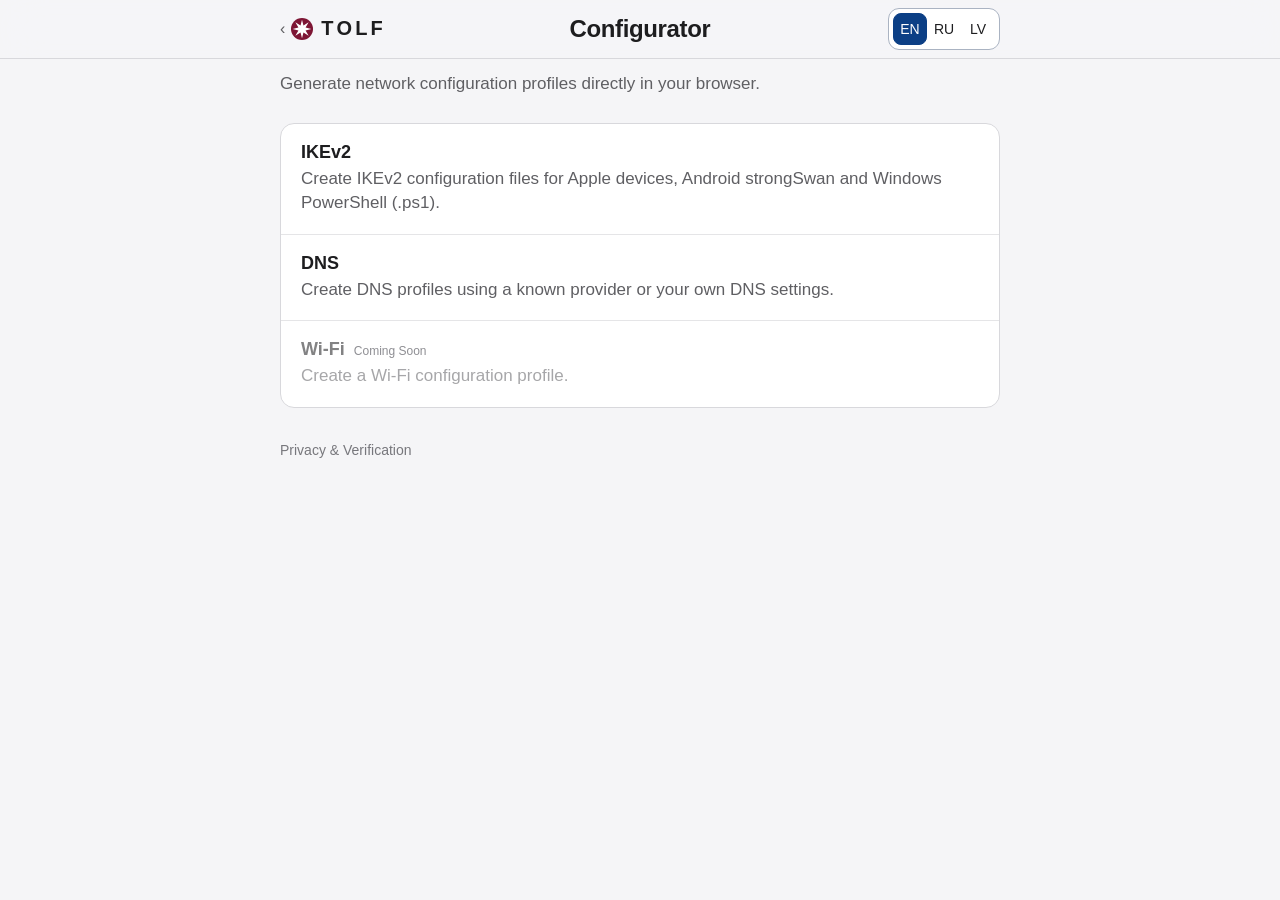
<file: index.html>
<!DOCTYPE html>
<html lang="en" data-tolf-ui="configurator">
<head>
  <meta charset="UTF-8">
  <meta name="viewport" content="width=device-width, initial-scale=1">
  <title>TOLF Configurator — free VPN and DNS profile generator</title>

  <style>
    :root {
      color-scheme: light dark;
      font-family:
        -apple-system,
        BlinkMacSystemFont,
        "SF Pro Text",
        "SF Pro Display",
        "Helvetica Neue",
        Arial,
        sans-serif;
    }

    * {
      box-sizing: border-box;
    }

    body {
      margin: 0;
      background: #f5f5f7;
      color: #1d1d1f;
    }

    main {
      width: min(720px, calc(100% - 32px));
      margin: 0 auto;
      padding: 0 0 48px;
    }

    .page-top {
      position: relative;
      width: 100vw;
      min-height: 58px;
      margin-left: calc(50% - 50vw);
      margin-right: calc(50% - 50vw);
      margin-bottom: 12px;
      padding: 8px max(16px, calc((100vw - 720px) / 2));
      display: flex;
      align-items: center;
      justify-content: space-between;
      gap: 16px;
      background: rgba(245, 245, 247, 0.86);
      border-bottom: 1px solid rgba(0, 0, 0, 0.08);
      backdrop-filter: saturate(180%) blur(20px);
      -webkit-backdrop-filter: saturate(180%) blur(20px);
    }

    .back {
      display: inline-block;
      margin: 0;
      color: #5f5f63;
      font-size: 16px;
      text-decoration: none;
    }

    .page-top .back .tolf-wordmark {
      color: #1d1d1f;
      font-weight: 650;
    }

    .language {
      display: inline-flex;
      align-items: center;
      padding: 4px;
      border: 1px solid rgba(0, 0, 0, 0.08);
      border-radius: 11px;
      background: rgba(255, 255, 255, 0.82);
    }

    .language button {
      min-width: 42px;
      height: 32px;
      padding: 0 10px;
      border: 0;
      border-radius: 8px;
      color: #6e6e73;
      background: transparent;
      font: inherit;
      cursor: pointer;
    }

    .language button.active {
      color: #1d1d1f;
      background: #ffffff;
      box-shadow: 0 1px 3px rgba(0, 0, 0, 0.08);
    }

    h1 {
      margin: 0 0 10px;
      font-size: 27px;
      line-height: 1.2;
      font-weight: 600;
      letter-spacing: -0.02em;
    }

    .page-top .top-title {
      position: absolute;
      left: 50%;
      transform: translateX(-50%);
      max-width: calc(100% - 350px);
      margin: 0;
      overflow: hidden;
      color: inherit;
      font-family: -apple-system, BlinkMacSystemFont, "SF Pro Text", "SF Pro Display", "Segoe UI", sans-serif;
      font-size: 24px;
      font-weight: 650;
      line-height: 1.2;
      letter-spacing: -0.015em;
      text-align: center;
      text-overflow: ellipsis;
      white-space: nowrap;
    }

    .mobile-title, .page-top .mobile-header-title { display: none; }

    @media (max-width: 699px) {
      .page-top { margin-bottom: 12px; }
      .page-top .top-title { display: none; }
      .page-top .mobile-header-title { display: block; }
    }

    .page-top .mobile-header-title {
      position: absolute;
      left: 50%;
      transform: translateX(-50%);
      margin: 0;
      font-family: -apple-system, BlinkMacSystemFont, "SF Pro Text", "SF Pro Display", "Segoe UI", sans-serif;
      font-size: 24px;
      font-weight: 650;
      line-height: 1.2;
      letter-spacing: -0.015em;
      white-space: nowrap;
    }

    @media (max-width: 370px) {
      .page-top .back .tolf-wordmark { font-size: 16px; }
      .page-top .back .tolf-wordmark::before {
        width: 18px;
        height: 18px;
        flex-basis: 18px;
      }
      .page-top .mobile-header-title { font-size: 18px; }
      .page-top .language button { min-width: 34px; padding: 0 6px; }
    }

    .subtitle {
      margin: 0 0 26px;
      color: #5f5f63;
      font-size: 17px;
      line-height: 1.5;
    }

    .list {
      background: #ffffff;
      border: 1px solid #d8d8dc;
      border-radius: 14px;
      overflow: hidden;
    }

    .item {
      display: block;
      padding: 18px 20px;
      color: inherit;
      text-decoration: none;
      border-bottom: 1px solid #e5e5e7;
    }

    .item:last-child {
      border-bottom: 0;
    }

    .item-title-row {
      display: flex;
      align-items: baseline;
      gap: 9px;
    }

    .item-title {
      display: block;
      font-size: 18px;
      font-weight: 600;
    }

    .coming-soon {
      color: #8e8e93;
      font-size: 12px;
      font-weight: 500;
      white-space: nowrap;
    }

    .item-description {
      display: block;
      margin-top: 4px;
      color: #5f5f63;
      font-size: 17px;
      line-height: 1.45;
    }

    .item-disabled {
      cursor: default;
    }

    .item-disabled .item-title,
    .item-disabled .item-description {
      opacity: 0.55;
    }

    footer {
      margin-top: 34px;
      font-size: 14px;
      color: #77777c;
    }

    footer a {
      color: inherit;
      text-decoration: none;
    }

    @media (hover: hover) {
      a.item:hover {
        background: #f7f7f8;
      }
    }

    @media (prefers-color-scheme: dark) {
      body {
        background: #000000;
        color: #f5f5f7;
      }

      .page-top {
        background: rgba(0, 0, 0, 0.84);
        border-bottom-color: rgba(255, 255, 255, 0.09);
      }

      .back,
      .subtitle,
      .item-description {
        color: #b8b8bd;
      }

      .language {
        background: rgba(28, 28, 30, 0.82);
        border-color: rgba(255, 255, 255, 0.09);
      }

      .language button {
        color: #a1a1a6;
      }

      .language button.active {
        color: #f5f5f7;
        background: #3a3a3c;
        box-shadow: inset 0 0 0 1px rgba(255,255,255,.12);
      }

      .coming-soon {
        color: #9a9aa0;
      }

      footer {
        color: #9a9aa0;
      }

      .list {
        background: #1c1c1e;
        border-color: #38383a;
      }

      .item {
        border-color: #38383a;
      }

      a.item:hover {
        background: #2c2c2e;
      }
    }
  </style>
<link rel="stylesheet" href="tolf-buttons.20260917-3.css?v=20260918.1">
<script defer src="tolf-wordmark.20260917-3.js"></script>
<link rel="stylesheet" href="tolf-header.20260919-1.css?v=languages-2">

<style id="tolf-navigation-emblem">
.page-top .back .tolf-wordmark::before {
  content: "";
  display: inline-block;
  width: 22px;
  height: 22px;
  margin-inline-end: 8px;
  vertical-align: -3px;
  background: url("data:image/svg+xml,%3Csvg%20xmlns%3D%22http%3A%2F%2Fwww.w3.org%2F2000%2Fsvg%22%20viewBox%3D%220%200%20284%20284%22%20role%3D%22img%22%20aria-labelledby%3D%22title%20desc%22%3E%0A%20%20%3Ctitle%20id%3D%22title%22%3ETOLF%20logo%3C%2Ftitle%3E%0A%20%20%3Cdesc%20id%3D%22desc%22%3EA%20white%20eight-point%20star%20with%20equal%2C%20widened%20rays%20in%20a%20dark%20cherry%20circle.%3C%2Fdesc%3E%0A%20%20%3Ccircle%20cx%3D%22142%22%20cy%3D%22142%22%20r%3D%22142%22%20fill%3D%22%237D1534%22%2F%3E%0A%20%20%3Cpolygon%20points%3D%22142.0000%2C21.0000%20161.1342%2C95.8060%20227.5599%2C56.4401%20188.1940%2C122.8658%20263.0000%2C142.0000%20188.1940%2C161.1342%20227.5599%2C227.5599%20161.1342%2C188.1940%20142.0000%2C263.0000%20122.8658%2C188.1940%2056.4401%2C227.5599%2095.8060%2C161.1342%2021.0000%2C142.0000%2095.8060%2C122.8658%2056.4401%2C56.4401%20122.8658%2C95.8060%22%20fill%3D%22%23FFFFFF%22%2F%3E%0A%3C%2Fsvg%3E%0A") center / contain no-repeat;
}

/* Match the homepage wordmark on wide and narrow screens. */
html[data-tolf-ui] .page-top .back .tolf-wordmark {
  display: inline-flex;
  align-items: center;
  gap: 8px;
  font-family: -apple-system, BlinkMacSystemFont, "SF Pro Text", "SF Pro Display", "Segoe UI", Helvetica, Arial, sans-serif;
  font-size: 20px;
  font-weight: 650;
  line-height: 1.47;
  letter-spacing: .16em;
  color: #1d1d1f;
  -webkit-font-smoothing: antialiased;
}
html[data-tolf-ui] .page-top .back .tolf-wordmark::before {
  display: block;
  flex: 0 0 22px;
  width: 22px;
  height: 22px;
  margin: 0;
  vertical-align: initial;
}
@media (max-width: 520px) {
  html[data-tolf-ui] .page-top .back .tolf-wordmark { font-size: 19px; }
}
@media (prefers-color-scheme: dark) {
  html[data-tolf-ui] .page-top .back .tolf-wordmark { color: #f5f5f7; }
}
@media (max-width: 370px) {
  html[data-tolf-ui] .page-top .back .tolf-wordmark { font-size: 16px; }
  html[data-tolf-ui] .page-top .back .tolf-wordmark::before {
    width: 18px;
    height: 18px;
    flex-basis: 18px;
  }
}
</style>
<meta name="description" content="Create VPN and encrypted DNS configuration profiles for your devices. Enter your own connection settings and download the profile with TOLF Configurator.">
<link rel="canonical" href="https://configurator.tolf.is/">
<meta property="og:type" content="website">
<meta property="og:url" content="https://configurator.tolf.is/">
<meta property="og:title" content="TOLF Configurator — free VPN and DNS profile generator">
<meta property="og:description" content="Create VPN and encrypted DNS configuration profiles for your devices. Enter your own connection settings and download the profile with TOLF Configurator.">
<script id="tolf-search-metadata" type="application/json">{"en": ["TOLF Configurator — free VPN and DNS profile generator", "Create VPN and encrypted DNS configuration profiles for your devices. Enter your own connection settings and download the profile with TOLF Configurator."], "ru": ["TOLF Configurator — бесплатный конфигуратор VPN и DNS", "Создавайте профили VPN и зашифрованного DNS для своих устройств. Укажите параметры подключения и скачайте готовый профиль без регистрации."], "lv": ["TOLF Configurator — bezmaksas VPN un DNS profili", "Izveidojiet VPN un šifrēta DNS konfigurācijas profilus savām ierīcēm. Ievadiet savienojuma parametrus un lejupielādējiet profilu bez reģistrācijas."]}</script>
<script defer src="/search-metadata.js?v=20261109"></script>
<link rel="stylesheet" href="/segmented-controls.css?v=20261127-selected-hover"></head>

<body data-page="root">
  <main>
    <div class="page-top">
      <a class="back" href="https://tolf.is/" aria-label="TOLF home" data-lang-link data-i18n="backTolf" data-i18n-aria-label="backTolfAria">‹ TOLF</a>

      <h1 class="top-title" data-i18n="rootHeading">Configurator</h1>
      <h1 class="mobile-header-title">Config</h1>

      <div class="tolf-language language" aria-label="Language">
        <button type="button" data-lang="en" lang="en" aria-label="English">EN</button>
        <button type="button" data-lang="ru" lang="ru" aria-label="Русский">RU</button>
        <button type="button" data-lang="lv" lang="lv" aria-label="Latviešu">LV</button>
      </div>
    </div>

    <p class="subtitle" data-i18n="rootSubtitle">
      Generate network configuration profiles directly in your browser.
    </p>

    <div class="list">
      <a class="item" href="/ikev2/" data-lang-link>
        <span class="item-title">IKEv2</span>
        <span class="item-description" data-i18n="ikev2Description">
          Create IKEv2 configuration files for Apple devices, Android strongSwan and Windows PowerShell (.ps1).
        </span>
      </a>

      <a class="item" href="/dns/" data-lang-link>
        <span class="item-title">DNS</span>
        <span class="item-description" data-i18n="dnsDescription">
          Create DNS profiles using a known provider or your own DNS settings.
        </span>
      </a>

      <div class="item item-disabled" aria-disabled="true">
        <div class="item-title-row">
          <span class="item-title">Wi-Fi</span>
          <span class="coming-soon" data-i18n="comingSoon">Coming Soon</span>
        </div>
        <span class="item-description" data-i18n="wifiDescription">
          Create a Wi-Fi configuration profile.
        </span>
      </div>
    </div>

    <footer>
      <a href="#" data-i18n="privacyVerification">Privacy &amp; Verification</a>
    </footer>
  </main>

  <script src="i18n.20260920-1.js?v=root-heading-20260928-1"></script>
</body>
</html>
</file>
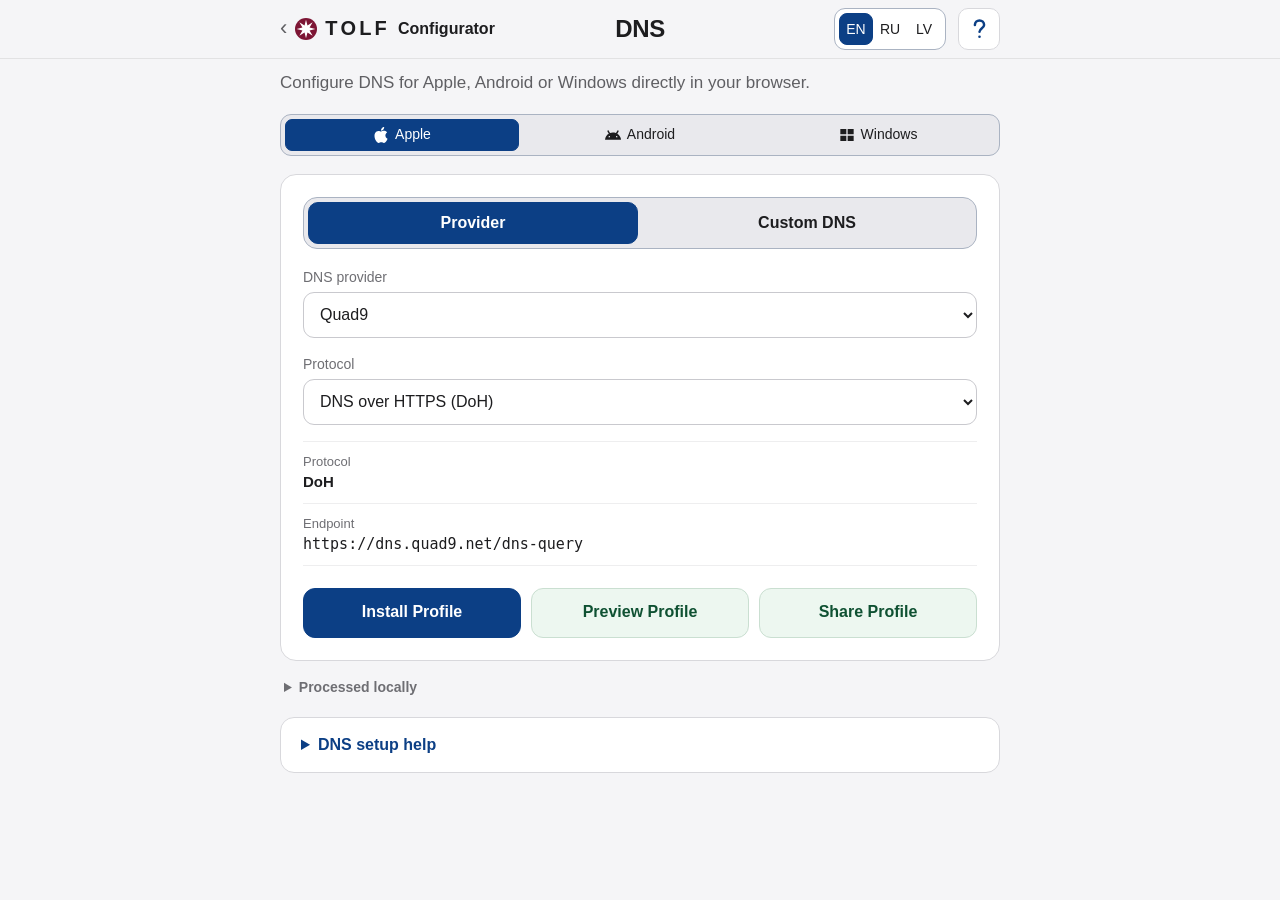
<file: dns/index.html>
<!DOCTYPE html>
<html lang="en" data-tolf-ui="configurator">
<head>
<meta charset="UTF-8">
<meta name="viewport" content="width=device-width, initial-scale=1">
<meta name="color-scheme" content="light dark">
<title>DNS profile generator — TOLF Configurator</title>
<link rel="stylesheet" href="styles.css?v=dns-two-actions-20260929-1">
<link rel="stylesheet" href="../tolf-header.20260919-1.css?v=languages-2">
<meta name="description" content="Create a DNS configuration profile using your own server and connection settings. Download the profile to set up a compatible device.">
<link rel="canonical" href="https://configurator.tolf.is/dns/">
<meta property="og:type" content="website">
<meta property="og:url" content="https://configurator.tolf.is/dns/">
<meta property="og:title" content="DNS profile generator — TOLF Configurator">
<meta property="og:description" content="Create a DNS configuration profile using your own server and connection settings. Download the profile to set up a compatible device.">
<script id="tolf-search-metadata" type="application/json">{"en": ["DNS profile generator — TOLF Configurator", "Create a DNS configuration profile using your own server and connection settings. Download the profile to set up a compatible device."], "ru": ["Конфигуратор профиля DNS — TOLF", "Создайте профиль DNS с параметрами своего сервера. Скачайте готовую конфигурацию для настройки совместимого устройства."], "lv": ["DNS profilu konfigurators — TOLF", "Izveidojiet DNS profilu ar sava servera savienojuma parametriem un lejupielādējiet konfigurāciju saderīgai ierīcei."]}</script>
<script defer src="/search-metadata.js?v=20261109"></script>
<link rel="stylesheet" href="/segmented-controls.css?v=20261127-selected-hover"></head>
<body>
<main>
  <header class="page-header">
    <nav class="header-navigation" aria-label="Navigation">
      <a class="back" id="backLink" href="/?lang=en" aria-label="TOLF Configurator" data-t-aria="backConfigurator">
        <span class="back-chevron" aria-hidden="true">‹</span>
        <span class="back-label"><span class="back-wordmark" aria-hidden="true">TOLF</span><span class="back-product" data-t="backProduct">Configurator</span></span>
      </a>

      <h1 class="header-title" data-t="title">DNS</h1>

      <div class="header-right">
        <div class="tolf-language language" aria-label="Language">
          <button data-lang="en" type="button" lang="en" aria-label="English">EN</button>
          <button data-lang="ru" type="button" lang="ru" aria-label="Русский">RU</button>
          <button data-lang="lv" type="button" lang="lv" aria-label="Latviešu">LV</button>
        </div>
        <a id="helpLink" class="help-link" href="#help" aria-label="Help" data-t-aria="help">
          <svg viewBox="0 0 24 24" fill="none" stroke="currentColor" stroke-width="2.2" stroke-linecap="round" stroke-linejoin="round" aria-hidden="true" focusable="false"><path d="M7.9 8a4.1 4.1 0 0 1 8.2 0c0 2.7-4.1 3-4.1 6"></path><circle cx="12" cy="18.5" r="1.15" fill="currentColor" stroke="none"></circle></svg>
        </a>
      </div>
    </nav>

    <div class="brand-copy">
      <h1 class="mobile-title" data-t="title">DNS</h1>
      <p class="subtitle" data-t="subtitle">Create a DNS configuration profile directly in your browser.</p>
    </div>
  </header>

  <div class="header-switchers">
    <div class="platform-switcher" id="platformSwitcher" aria-label="Device platform">
      <button class="platform-button" type="button" data-platform="apple" aria-pressed="false">
        <svg class="platform-icon" viewBox="0 0 24 24" aria-hidden="true" focusable="false">
          <path d="M12.152 6.896c-.948 0-2.415-1.078-3.96-1.04-2.04.027-3.91 1.183-4.961 3.014-2.117 3.675-.546 9.103 1.519 12.09 1.013 1.454 2.208 3.09 3.792 3.039 1.52-.065 2.09-.987 3.935-.987 1.831 0 2.35.987 3.96.948 1.637-.026 2.676-1.48 3.676-2.948 1.156-1.688 1.636-3.325 1.662-3.415-.039-.013-3.182-1.221-3.22-4.857-.026-3.04 2.48-4.494 2.597-4.559-1.429-2.09-3.623-2.324-4.39-2.376-2-.156-3.675 1.09-4.61 1.09zM15.53 3.83c.843-1.012 1.4-2.427 1.245-3.83-1.207.052-2.662.805-3.532 1.818-.78.896-1.454 2.338-1.273 3.714 1.338.104 2.715-.688 3.559-1.701"></path>
        </svg>
        <span>Apple</span>
      </button>

      <button class="platform-button" type="button" data-platform="android" aria-pressed="false">
        <svg class="platform-icon" viewBox="0 0 24 24" aria-hidden="true" focusable="false">
          <path d="M18.4395 5.5586c-.675 1.1664-1.352 2.3318-2.0274 3.498-.0366-.0155-.0742-.0286-.1113-.043-1.8249-.6957-3.484-.8-4.42-.787-1.8551.0185-3.3544.4643-4.2597.8203-.084-.1494-1.7526-3.021-2.0215-3.4864a1.1451 1.1451 0 0 0-.1406-.1914c-.3312-.364-.9054-.4859-1.379-.203-.475.282-.7136.9361-.3886 1.5019 1.9466 3.3696-.0966-.2158 1.9473 3.3593.0172.031-.4946.2642-1.3926 1.0177C2.8987 12.176.452 14.772 0 18.9902h24c-.119-1.1108-.3686-2.099-.7461-3.0683-.7438-1.9118-1.8435-3.2928-2.7402-4.1836a12.1048 12.1048 0 0 0-2.1309-1.6875c.6594-1.122 1.312-2.2559 1.9649-3.3848.2077-.3615.1886-.7956-.0079-1.1191a1.1001 1.1001 0 0 0-.8515-.5332c-.5225-.0536-.9392.3128-1.0488.5449zm-.0391 8.461c.3944.5926.324 1.3306-.1563 1.6503-.4799.3197-1.188.0985-1.582-.4941-.3944-.5927-.324-1.3307.1563-1.6504.4727-.315 1.1812-.1086 1.582.4941zM7.207 13.5273c.4803.3197.5506 1.0577.1563 1.6504-.394.5926-1.1038.8138-1.584.4941-.48-.3197-.5503-1.0577-.1563-1.6504.4008-.6021 1.1087-.8106 1.584-.4941z"></path>
        </svg>
        <span>Android</span>
      </button>

      <button class="platform-button" type="button" data-platform="windows" aria-pressed="false">
        <svg class="platform-icon" viewBox="0 0 24 24" aria-hidden="true" focusable="false">
          <path d="M2 3h9v8H2zM13 3h9v8h-9zM2 13h9v8H2zM13 13h9v8h-9z"></path>
        </svg>
        <span>Windows</span>
      </button>
    </div>
  </div>

  <section class="card dns-card">
    <div class="mode-tabs" role="tablist" aria-label="DNS mode">
      <button class="mode active" type="button" data-mode="provider" data-t="providerMode">Provider</button>
      <button class="mode" type="button" data-mode="custom" data-t="customMode">Custom DNS</button>
    </div>

    <div id="providerPanel">
      <div class="field first-field">
        <label for="provider" data-t="provider">DNS provider</label>
        <select id="provider">
          <option value="quad9">Quad9</option>
          <option value="quad9ecs">Quad9 ECS</option>
          <option value="cloudflare">Cloudflare</option>
          <option value="google">Google Public DNS</option>
          <option value="adguard">AdGuard DNS</option>
          <option value="mullvad">Mullvad DNS</option>
          <option value="dns4eu">DNS4EU</option>
          <option value="yandex">Yandex DNS</option>
          <option value="dnspod">DNSPod / Tencent</option>
          <option value="alidns">AliDNS</option>
        </select>
      </div>

      <div class="field">
        <label for="providerProtocolSelect" data-t="protocol">Protocol</label>
        <select id="providerProtocolSelect">
          <option value="HTTPS">DNS over HTTPS (DoH)</option>
          <option value="TLS">DNS over TLS (DoT)</option>
        </select>
      </div>

      <div class="provider-info">
        <div>
          <span data-t="protocol">Protocol</span>
          <strong id="providerProtocol">DoH</strong>
        </div>
        <div>
          <span data-t="endpoint">Endpoint</span>
          <code id="providerEndpoint"></code>
        </div>
      </div>
    </div>

    <div id="customPanel" class="hidden">
      <div class="field first-field">
        <label for="customProtocol" data-t="protocol">Protocol</label>
        <select id="customProtocol">
          <option value="HTTPS">DNS over HTTPS (DoH)</option>
          <option value="TLS">DNS over TLS (DoT)</option>
          <option value="Cleartext" data-t="plainDns">DNS (unencrypted)</option>
        </select>
      </div>

      <div id="urlField" class="field">
        <label for="serverUrl" data-t="dohUrl">DoH URL</label>
        <input id="serverUrl" type="url" placeholder="https://example.com/dns-query" autocomplete="off" autocapitalize="none" spellcheck="false">
      </div>

      <div id="hostField" class="field hidden">
        <label for="serverName" data-t="dotHost">DoT server name</label>
        <input id="serverName" type="text" placeholder="dns.example.com" autocomplete="off" autocapitalize="none" spellcheck="false">
      </div>

      <div id="addressesField" class="field hidden">
        <label for="serverAddresses" data-t="addresses">DNS addresses</label>
        <textarea id="serverAddresses" rows="3" placeholder="9.9.9.9, 149.112.112.112"></textarea>
        <p class="hint" data-t="addressesHint">Enter IPv4 or IPv6 addresses separated by commas or new lines.</p>
      </div>
    </div>

    <input id="profileName" type="hidden" value="TOLF DNS Quad9">

    <div id="error" class="error hidden" role="alert"></div>

    <div class="actions profile-actions">
      <button id="install" class="primary" type="button" data-t="install">Install Profile</button>
      <button id="preview" class="constructive preview-button" type="button" data-t="preview">Preview Profile</button>
      <button id="share" class="constructive" type="button" data-t="share">Share Profile</button>
    </div>

    <section id="profilePreview" class="profile-preview hidden" aria-live="polite">
      <div class="preview-header">
        <div>
          <div class="preview-kicker" data-t="previewTitle">Profile preview</div>
          <h2 id="previewName">TOLF DNS Quad9</h2>
        </div>
        <button id="closePreview" class="preview-close" type="button" aria-label="Close">×</button>
      </div>

      <div class="preview-grid">
        <div><span data-t="previewType">Type</span><strong>DNS configuration</strong></div>
        <div><span data-t="protocol">Protocol</span><strong id="previewProtocol">DoH</strong></div>
        <div><span data-t="provider">DNS provider</span><strong id="previewProvider">Quad9</strong></div>
        <div class="preview-wide"><span data-t="endpoint">Endpoint</span><code id="previewEndpoint"></code></div>
      </div>

      <div class="preview-scope">
        <div class="preview-scope-title" data-t="previewChanges">What this profile changes</div>
        <p data-t="previewOnlyDns">DNS settings only.</p>
        <ul>
          <li data-t="previewNoVpn">VPN is not configured.</li>
          <li data-t="previewNoCerts">No certificates are installed.</li>
          <li data-t="previewNoCredentials">No account credentials are added.</li>
          <li data-t="previewNoMdm">Device management (MDM) is not enabled.</li>
        </ul>
        <p><span data-t="previewSignature">Digital signature</span>: <strong data-t="previewUnsigned">none</strong></p>
        <p data-t="previewLocal">The profile is generated locally in this browser.</p>
      </div>

      <details class="raw-profile">
        <summary data-t="showRaw">Show .mobileconfig contents</summary>
        <div class="raw-profile-box">
          <button id="copyRawProfile" class="copy-raw-button" type="button" data-t-aria="copyRaw" aria-label="Copy .mobileconfig">
            <svg viewBox="0 0 24 24" aria-hidden="true" focusable="false">
              <rect x="8" y="8" width="11" height="11" rx="2"></rect>
              <path d="M16 8V6a2 2 0 0 0-2-2H6a2 2 0 0 0-2 2v8a2 2 0 0 0 2 2h2"></path>
            </svg>
          </button>
          <span id="copyRawStatus" class="copy-raw-status hidden" data-t="copied">Copied</span>
          <pre id="previewRaw"></pre>
        </div>
      </details>
    </section>
  </section>

  <details class="privacy">
    <summary data-t="privateTitle">Processed locally</summary>
    <p data-t="privateText">DNS settings and generated profiles stay in this browser and are not sent to TOLF.</p>
  </details>

  <details class="dns-help" id="help">
    <summary data-t="helpTitle">DNS setup help</summary>
    <div class="dns-help-content">
      <p data-t="helpIntro">Choose a device, a DNS provider and a protocol. The result configures DNS only; it does not set up a VPN.</p>
      <h2>Apple</h2>
      <p data-t="helpApple">Tap Install Profile, then open Settings and install the downloaded profile. You can inspect its DNS settings with Preview Profile first.</p>
      <h2>Android</h2>
      <p data-t="helpAndroid">Select DNS over TLS (DoT), tap Copy Private DNS, then paste the hostname in Settings → Network &amp; internet → Private DNS → Private DNS provider hostname.</p>
      <h2>Windows</h2>
      <p data-t="helpWindows">Select DNS over HTTPS (DoH), tap Copy Windows Setup, then paste the copied commands into PowerShell. The setup requests administrator permission and configures active physical network adapters.</p>
      <p class="dns-help-note" data-t="helpCustom">For your own DNS provider, choose Custom DNS and enter its DoH URL or DoT hostname.</p>
    </div>
  </details>
</main>
<script src="app.js?v=dns-guide-20260927-3"></script>
</body>
</html>
</file>
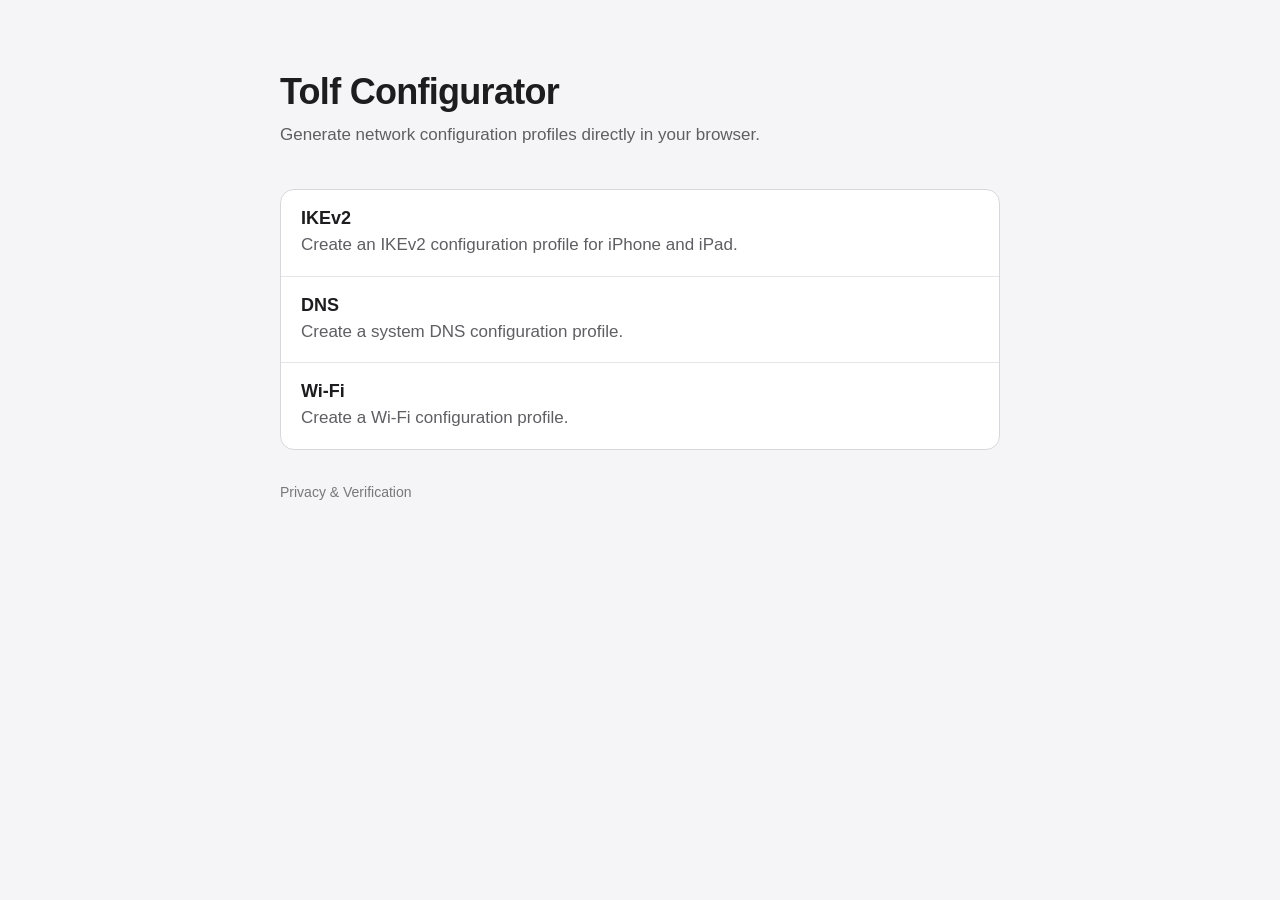
<file: ikev2/Index.html>
<!DOCTYPE html>
<html lang="en">
<head>
  <meta charset="UTF-8">
  <meta name="viewport" content="width=device-width, initial-scale=1">
  <title>Tolf Configurator</title>

  <style>
    :root {
      color-scheme: light dark;
      font-family:
        -apple-system,
        BlinkMacSystemFont,
        "SF Pro Text",
        "SF Pro Display",
        "Helvetica Neue",
        Arial,
        sans-serif;
    }

    * {
      box-sizing: border-box;
    }

    body {
      margin: 0;
      background: #f5f5f7;
      color: #1d1d1f;
    }

    main {
      width: min(720px, calc(100% - 32px));
      margin: 0 auto;
      padding: 72px 0 48px;
    }

    h1 {
      margin: 0 0 10px;
      font-size: 36px;
      line-height: 1.1;
      font-weight: 650;
      letter-spacing: -0.02em;
    }

    .subtitle {
      margin: 0 0 42px;
      color: #5f5f63;
      font-size: 17px;
      line-height: 1.5;
    }

    .list {
      background: #ffffff;
      border: 1px solid #d8d8dc;
      border-radius: 14px;
      overflow: hidden;
    }

    .item {
      display: block;
      padding: 18px 20px;
      color: inherit;
      text-decoration: none;
      border-bottom: 1px solid #e5e5e7;
    }

    .item:last-child {
      border-bottom: 0;
    }

    .item-title {
      display: block;
      font-size: 18px;
      font-weight: 600;
    }

    .item-description {
      display: block;
      margin-top: 4px;
      color: #5f5f63;
      font-size: 17px;
      line-height: 1.45;
    }

    footer {
      margin-top: 34px;
      font-size: 14px;
      color: #77777c;
    }

    footer a {
      color: inherit;
      text-decoration: none;
    }

    @media (hover: hover) {
      .item:hover {
        background: #f7f7f8;
      }
    }

    @media (prefers-color-scheme: dark) {
      body {
        background: #000000;
        color: #f5f5f7;
      }

      .subtitle,
      .item-description {
        color: #b8b8bd;
      }

      footer {
        color: #9a9aa0;
      }

      .list {
        background: #1c1c1e;
        border-color: #38383a;
      }

      .item {
        border-color: #38383a;
      }

      .item:hover {
        background: #2c2c2e;
      }
    }
  </style>
</head>

<body>
  <main>
    <h1>Tolf Configurator</h1>

    <p class="subtitle">
      Generate network configuration profiles directly in your browser.
    </p>

    <div class="list">
      <a class="item" href="ikev2/">
        <span class="item-title">IKEv2</span>
        <span class="item-description">
          Create an IKEv2 configuration profile for iPhone and iPad.
        </span>
      </a>

      <a class="item" href="#">
        <span class="item-title">DNS</span>
        <span class="item-description">
          Create a system DNS configuration profile.
        </span>
      </a>

      <a class="item" href="#">
        <span class="item-title">Wi-Fi</span>
        <span class="item-description">
          Create a Wi-Fi configuration profile.
        </span>
      </a>
    </div>

    <footer>
      <a href="#">Privacy &amp; Verification</a>
    </footer>
  </main>
</body>
</html>
</file>
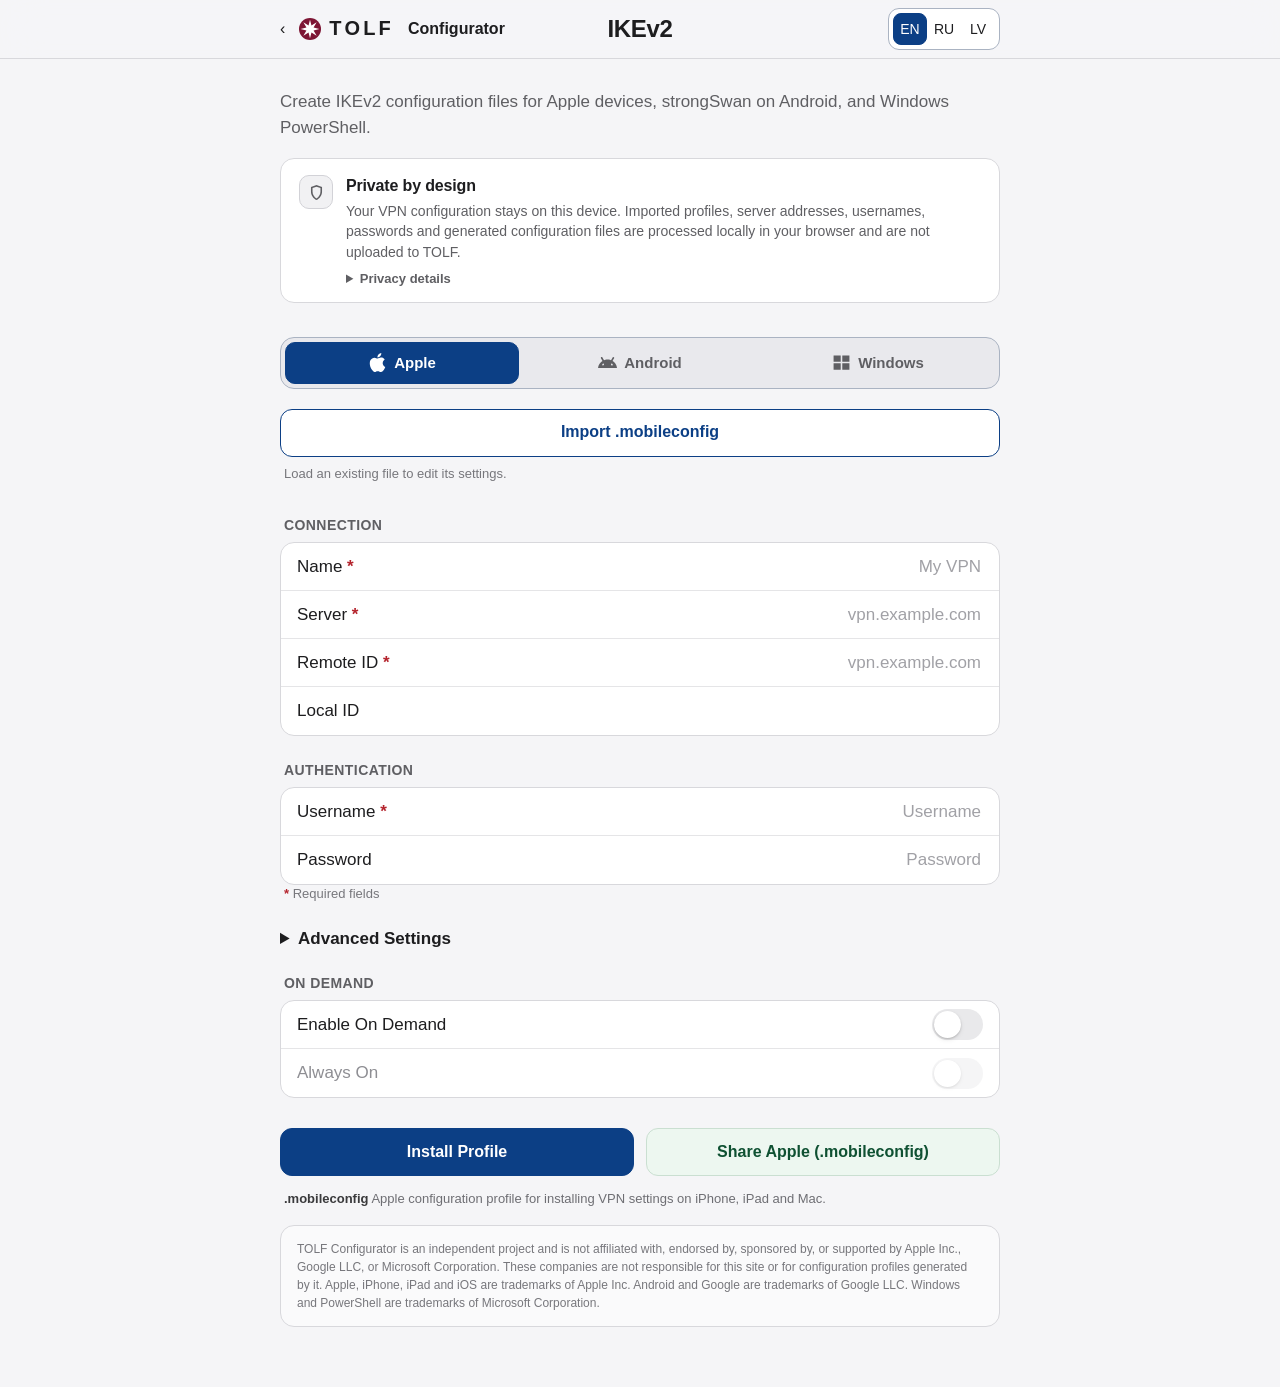
<file: ikev2/index.html>
<!DOCTYPE html>
<html lang="en" data-tolf-ui="configurator">
<head>
  <meta charset="UTF-8">
  <meta name="viewport" content="width=device-width, initial-scale=1">
  <title>IKEv2 VPN profile generator — TOLF Configurator</title>

  <link rel="stylesheet" href="styles.css?v=ikev2-header-20260928-1">
  <style>
    .required-fields-note { margin: 0 4px 12px; color: #77777c; font-size: 13px; line-height: 1.4; }
    .required-fields-note .required-star { color: #b4232c; font-weight: 600; }
    .required-label::after {
      content: " *";
      color: #b4232c;
      font-weight: 600;
    }
    @media (prefers-color-scheme: dark) {
      .required-label::after, .required-fields-note .required-star { color: #ff8f98; }
      .required-fields-note { color: #a1a1a6; }
    }

    /* IKEv2 page: navigation scrolls normally; only platform bar is sticky. */
    .page-top {
      position: relative !important;
      top: auto !important;
      z-index: 1 !important;
      box-sizing: border-box;
      display: flex;
      align-items: center;
      justify-content: space-between;
      gap: 16px;
      width: 100vw !important;
      min-height: 58px !important;
      margin: 0 calc(50% - 50vw) 12px !important;
      padding: 8px max(16px, calc((100vw - 720px) / 2)) !important;
      background: rgba(245, 245, 247, 0.86) !important;
      border: 0 !important;
      border-bottom: 1px solid rgba(0, 0, 0, 0.08) !important;
      backdrop-filter: saturate(180%) blur(20px) !important;
      -webkit-backdrop-filter: saturate(180%) blur(20px) !important;
    }

    .page-top .header-title {
      position: absolute;
      left: 50%;
      transform: translateX(-50%);
      max-width: calc(100% - 370px);
      margin: 0;
      overflow: hidden;
      color: inherit;
      font-family: -apple-system, BlinkMacSystemFont, "SF Pro Text", "SF Pro Display", "Segoe UI", sans-serif;
      font-size: 24px;
      font-weight: 650;
      line-height: 1.2;
      letter-spacing: -0.015em;
      text-align: center;
      text-overflow: ellipsis;
      white-space: nowrap;
    }

    .page-top .back {
      display: inline-flex;
      align-items: center;
      gap: 8px;
      color: #1d1d1f;
      font-family: -apple-system, BlinkMacSystemFont, "SF Pro Text", "SF Pro Display", "Segoe UI", sans-serif;
      text-decoration: none;
    }
    .page-top .back .back-product {
      color: inherit;
      font-size: 16px;
      font-weight: 650;
      line-height: 1.47;
      letter-spacing: normal;
    }
    .configurator-hero .mobile-title { display: none; }

    @media (max-width: 699px) {
      .page-top {
        display: grid;
        grid-template-columns: minmax(0,1fr) auto;
        grid-template-rows: auto auto;
        column-gap: 8px;
        row-gap: 8px;
        margin-bottom: 12px !important;
      }
      .page-top .back { grid-column: 1 / -1; grid-row: 1; min-width: 0; }
      .page-top .header-title {
        position: static;
        display: block;
        grid-column: 1;
        grid-row: 2;
        transform: none;
        max-width: none;
        text-align: left;
      }
      .page-top .language { grid-column: 2; grid-row: 2; margin-left: 0; }
      .page-top .back .back-product {
        font-family: inherit;
        font-size: 19px;
        font-weight: 650;
        line-height: 1.47;
      }
    }
    @media (prefers-color-scheme: dark) {
      .page-top {
        background: rgba(0,0,0,.84) !important;
        border-bottom-color: rgba(255,255,255,.09) !important;
      }
      .page-top .back { color: #f5f5f7; }
    }

    .page-top .back {
      margin: 0;
    }

    .page-top .back .tolf-wordmark {
      color: #1d1d1f;
      font-weight: 650;
    }

    .language {
      display: inline-flex;
      align-items: center;
      padding: 4px;
      border: 1px solid rgba(0, 0, 0, 0.08);
      border-radius: 11px;
      background: rgba(255, 255, 255, 0.82);
    }

    .language button {
      min-width: 42px;
      height: 32px;
      padding: 0 10px;
      border: 0;
      border-radius: 8px;
      color: #6e6e73;
      background: transparent;
      font: inherit;
      cursor: pointer;
    }

    .language button.active {
      color: #1d1d1f;
      background: #ffffff;
      box-shadow: 0 1px 3px rgba(0, 0, 0, 0.08);
    }

    .configurator-hero {
      display: block;
      margin-bottom: 0;
    }

    .configurator-hero-copy {
      min-width: 0;
    }

    .platform-sticky-shell {
      position: -webkit-sticky;
      position: sticky;
      top: 0;
      z-index: 1000;
      width: 100%;
      margin: 26px 0 0;
      padding: 8px 0;
      background: #f5f5f7;
    }

    .configurator-tool-row {
      margin: 12px 0 34px;
      display: grid;
      position: static;
      overflow: visible;
      grid-template-columns: minmax(0, 1fr);
      gap: 12px;
      align-items: start;
    }

    .target-platform-selector {
      width: 100%;
      min-height: 0;
      margin: 0;
      padding: 4px;
      display: grid;
      grid-template-columns: repeat(3, minmax(0, 1fr));
      gap: 4px;
      border: 1px solid #d2d2d7;
      border-radius: 14px;
      background: #e9e9ed;
      box-shadow: none;
      user-select: none;
      -webkit-user-select: none;
    }

    .target-platform-choice {
      position: relative;
      width: auto;
      height: auto;
      min-width: 0;
      display: block;
      cursor: pointer;
    }

    .target-platform-choice input {
      position: absolute;
      opacity: 0;
      pointer-events: none;
    }

    .target-platform-segment {
      min-height: 42px;
      padding: 8px 12px;
      display: flex;
      align-items: center;
      justify-content: center;
      gap: 7px;
      border: 1px solid transparent;
      border-radius: 10px;
      color: #5f5f63;
      font-size: 15px;
      line-height: 1.2;
      font-weight: 600;
      white-space: nowrap;
    }

    /* Fill each complete grid segment, independently of its label length. */
    html[data-tolf-ui="configurator"] .target-platform-selector .target-platform-segment {
      box-sizing: border-box;
      width: 100%;
      max-width: none;
      min-width: 0;
    }

    .target-platform-icon {
      width: 19px;
      height: 19px;
      flex: 0 0 19px;
      display: block;
      fill: currentColor;
    }

    .target-platform-choice input:checked + .target-platform-segment {
      background: #ffffff;
      color: #1d1d1f;
      border-color: #d2d2d7;
      box-shadow: 0 1px 3px rgba(0, 0, 0, 0.08);
    }

    .target-platform-choice input:focus-visible + .target-platform-segment {
      outline: 2px solid #1d1d1f;
      outline-offset: 2px;
    }

    .configurator-tool-row .import-area {
      margin: 0;
    }

    .configurator-tool-row .import-button {
      width: 100%;
      height: 52px;
      white-space: nowrap;
    }

    .import-hint {
      margin: 8px 4px 0;
      color: #77777c;
      font-size: 13px;
      line-height: 1.4;
    }

    @media (max-width: 560px) {
      .configurator-tool-row {
        grid-template-columns: 1fr;
        gap: 10px;
        margin-top: 22px;
      }

      .target-platform-selector {
        width: 100%;
      }

      .target-platform-segment {
        min-height: 40px;
        padding: 7px 8px;
        gap: 5px;
        font-size: 14px;
      }

      .configurator-tool-row .import-button {
        height: 50px;
      }
    }

    @media (prefers-color-scheme: dark) {
      .language {
        background: rgba(28, 28, 30, 0.82);
        border-color: rgba(255, 255, 255, 0.09);
      }

      .language button {
        color: #a1a1a6;
      }

      .language button.active {
        color: #f5f5f7;
        background: #3a3a3c;
        box-shadow: inset 0 0 0 1px rgba(255,255,255,.12);
      }

      .platform-sticky-shell {
        background: rgba(0,0,0,.94);
      }

      .target-platform-selector {
        background: #1c1c1e;
        border-color: #38383a;
        box-shadow: none;
      }

      .target-platform-segment {
        color: #9a9aa0;
      }

      .target-platform-choice input:checked + .target-platform-segment {
        background: #2c2c2e;
        color: #f5f5f7;
        border-color: #48484a;
        box-shadow: none;
      }

      .target-platform-choice input:focus-visible + .target-platform-segment {
        outline-color: #f5f5f7;
      }
    }
  </style>
<link rel="stylesheet" href="../tolf-buttons.20260917-3.css?v=20260918.1">
<script defer src="../tolf-wordmark.20260917-3.js"></script>
<link rel="stylesheet" href="../tolf-header.20260919-1.css?v=languages-2">

<style id="tolf-navigation-emblem">
.page-top .back .tolf-wordmark::before {
  content: "";
  display: inline-block;
  width: 22px;
  height: 22px;
  margin-inline-end: 8px;
  vertical-align: -3px;
  background: url("data:image/svg+xml,%3Csvg%20xmlns%3D%22http%3A%2F%2Fwww.w3.org%2F2000%2Fsvg%22%20viewBox%3D%220%200%20284%20284%22%20role%3D%22img%22%20aria-labelledby%3D%22title%20desc%22%3E%0A%20%20%3Ctitle%20id%3D%22title%22%3ETOLF%20logo%3C%2Ftitle%3E%0A%20%20%3Cdesc%20id%3D%22desc%22%3EA%20white%20eight-point%20star%20with%20equal%2C%20widened%20rays%20in%20a%20dark%20cherry%20circle.%3C%2Fdesc%3E%0A%20%20%3Ccircle%20cx%3D%22142%22%20cy%3D%22142%22%20r%3D%22142%22%20fill%3D%22%237D1534%22%2F%3E%0A%20%20%3Cpolygon%20points%3D%22142.0000%2C21.0000%20161.1342%2C95.8060%20227.5599%2C56.4401%20188.1940%2C122.8658%20263.0000%2C142.0000%20188.1940%2C161.1342%20227.5599%2C227.5599%20161.1342%2C188.1940%20142.0000%2C263.0000%20122.8658%2C188.1940%2056.4401%2C227.5599%2095.8060%2C161.1342%2021.0000%2C142.0000%2095.8060%2C122.8658%2056.4401%2C56.4401%20122.8658%2C95.8060%22%20fill%3D%22%23FFFFFF%22%2F%3E%0A%3C%2Fsvg%3E%0A") center / contain no-repeat;
}

/* Match the homepage wordmark on wide and narrow screens. */
html[data-tolf-ui] .page-top .back .tolf-wordmark {
  display: inline-flex;
  align-items: center;
  gap: 8px;
  font-family: -apple-system, BlinkMacSystemFont, "SF Pro Text", "SF Pro Display", "Segoe UI", Helvetica, Arial, sans-serif;
  font-size: 20px;
  font-weight: 650;
  line-height: 1.47;
  letter-spacing: .16em;
  color: #1d1d1f;
  -webkit-font-smoothing: antialiased;
}
html[data-tolf-ui] .page-top .back .tolf-wordmark::before {
  display: block;
  flex: 0 0 22px;
  width: 22px;
  height: 22px;
  margin: 0;
  vertical-align: initial;
}
@media (max-width: 520px) {
  html[data-tolf-ui] .page-top .back .tolf-wordmark { font-size: 19px; }
}
@media (prefers-color-scheme: dark) {
  html[data-tolf-ui] .page-top .back .tolf-wordmark { color: #f5f5f7; }
}
/* Keep the mobile navigation in two rows, even with shared header styles. */
@media (max-width: 699px) {
  html[data-tolf-ui="configurator"] body[data-page="ikev2"] .page-top {
    display: grid !important;
    grid-template-columns: minmax(0, 1fr) auto !important;
    grid-template-rows: auto auto !important;
    align-items: center !important;
    gap: 8px !important;
    width: 100vw !important;
    margin-left: calc(50% - 50vw) !important;
    margin-right: calc(50% - 50vw) !important;
    padding: 8px 16px !important;
  }
  html[data-tolf-ui="configurator"] body[data-page="ikev2"] .page-top > .back {
    position: relative !important;
    display: inline-flex !important;
    grid-column: 1 / -1 !important;
    grid-row: 1 !important;
    justify-self: start !important;
    width: auto !important;
    max-width: 100% !important;
    overflow: hidden !important;
    white-space: nowrap !important;
  }
  html[data-tolf-ui="configurator"] body[data-page="ikev2"] .page-top > .back .back-product {
    display: inline-block;
    min-width: 0;
    overflow: hidden;
    text-overflow: ellipsis;
    white-space: nowrap;
  }
  html[data-tolf-ui="configurator"] body[data-page="ikev2"] .page-top > .header-title {
    position: static !important;
    display: block !important;
    grid-column: 1 !important;
    grid-row: 2 !important;
    justify-self: start !important;
    width: auto !important;
    max-width: none !important;
    transform: none !important;
    margin: 0 !important;
    overflow: visible !important;
  }
  html[data-tolf-ui="configurator"] body[data-page="ikev2"] .page-top > .language {
    grid-column: 2 !important;
    grid-row: 2 !important;
    justify-self: end !important;
    margin: 0 !important;
  }
}
</style>
<meta name="description" content="Create a IKEv2 VPN configuration profile using your own server and connection settings. Download the profile to set up a compatible device.">
<link rel="canonical" href="https://configurator.tolf.is/ikev2/">
<meta property="og:type" content="website">
<meta property="og:url" content="https://configurator.tolf.is/ikev2/">
<meta property="og:title" content="IKEv2 VPN profile generator — TOLF Configurator">
<meta property="og:description" content="Create a IKEv2 VPN configuration profile using your own server and connection settings. Download the profile to set up a compatible device.">
<script id="tolf-search-metadata" type="application/json">{"en": ["IKEv2 VPN profile generator — TOLF Configurator", "Create a IKEv2 VPN configuration profile using your own server and connection settings. Download the profile to set up a compatible device."], "ru": ["Конфигуратор профиля IKEv2 VPN — TOLF", "Создайте профиль IKEv2 VPN с параметрами своего сервера. Скачайте готовую конфигурацию для настройки совместимого устройства."], "lv": ["IKEv2 VPN profilu konfigurators — TOLF", "Izveidojiet IKEv2 VPN profilu ar sava servera savienojuma parametriem un lejupielādējiet konfigurāciju saderīgai ierīcei."]}</script>
<script defer src="/search-metadata.js?v=20261109"></script>
<link rel="stylesheet" href="/segmented-controls.css?v=20261127-selected-hover"></head>

<body data-page="ikev2">
  <main>

    <div class="page-top">
      <a class="back" href="/" aria-label="Configurator home" data-lang-link data-i18n-aria-label="backConfiguratorAria"><span aria-hidden="true">‹</span><span class="tolf-wordmark" aria-hidden="true">TOLF</span><span class="back-product" data-i18n="rootHeading">Configurator</span></a>
      <h1 class="header-title">IKEv2</h1>

      <div class="tolf-language language" aria-label="Language">
        <button type="button" data-lang="en" lang="en" aria-label="English">EN</button>
        <button type="button" data-lang="ru" lang="ru" aria-label="Русский">RU</button>
        <button type="button" data-lang="lv" lang="lv" aria-label="Latviešu">LV</button>
      </div>
    </div>

    <div class="configurator-hero">
      <div class="configurator-hero-copy">
        <p class="subtitle" data-i18n="ikev2Subtitle">
          Create IKEv2 configuration files for Apple devices, strongSwan on Android, and Windows PowerShell.
        </p>
      </div>
    </div>

    <div class="platform-sticky-shell">
      <div class="target-platform-selector" role="radiogroup" aria-label="Target platform">
        <label class="target-platform-choice">
          <input id="target-apple" type="radio" name="target-platform" value="apple" checked>
          <span class="target-platform-segment">
            <svg class="target-platform-icon" viewBox="0 0 24 24" aria-hidden="true" focusable="false">
              <path d="M12.152 6.896c-.948 0-2.415-1.078-3.96-1.04-2.04.027-3.91 1.183-4.961 3.014-2.117 3.675-.546 9.103 1.519 12.09 1.013 1.454 2.208 3.09 3.792 3.039 1.52-.065 2.09-.987 3.935-.987 1.831 0 2.35.987 3.96.948 1.637-.026 2.676-1.48 3.676-2.948 1.156-1.688 1.636-3.325 1.662-3.415-.039-.013-3.182-1.221-3.22-4.857-.026-3.04 2.48-4.494 2.597-4.559-1.429-2.09-3.623-2.324-4.39-2.376-2-.156-3.675 1.09-4.61 1.09zM15.53 3.83c.843-1.012 1.4-2.427 1.245-3.83-1.207.052-2.662.805-3.532 1.818-.78.896-1.454 2.338-1.273 3.714 1.338.104 2.715-.688 3.559-1.701"></path>
            </svg>
            <span>Apple</span>
          </span>
        </label>

        <label class="target-platform-choice">
          <input id="target-android" type="radio" name="target-platform" value="android">
          <span class="target-platform-segment">
            <svg class="target-platform-icon" viewBox="0 0 24 24" aria-hidden="true" focusable="false">
              <path d="M18.4395 5.5586c-.675 1.1664-1.352 2.3318-2.0274 3.498-.0366-.0155-.0742-.0286-.1113-.043-1.8249-.6957-3.484-.8-4.42-.787-1.8551.0185-3.3544.4643-4.2597.8203-.084-.1494-1.7526-3.021-2.0215-3.4864a1.1451 1.1451 0 0 0-.1406-.1914c-.3312-.364-.9054-.4859-1.379-.203-.475.282-.7136.9361-.3886 1.5019 1.9466 3.3696-.0966-.2158 1.9473 3.3593.0172.031-.4946.2642-1.3926 1.0177C2.8987 12.176.452 14.772 0 18.9902h24c-.119-1.1108-.3686-2.099-.7461-3.0683-.7438-1.9118-1.8435-3.2928-2.7402-4.1836a12.1048 12.1048 0 0 0-2.1309-1.6875c.6594-1.122 1.312-2.2559 1.9649-3.3848.2077-.3615.1886-.7956-.0079-1.1191a1.1001 1.1001 0 0 0-.8515-.5332c-.5225-.0536-.9392.3128-1.0488.5449zm-.0391 8.461c.3944.5926.324 1.3306-.1563 1.6503-.4799.3197-1.188.0985-1.582-.4941-.3944-.5927-.324-1.3307.1563-1.6504.4727-.315 1.1812-.1086 1.582.4941zM7.207 13.5273c.4803.3197.5506 1.0577.1563 1.6504-.394.5926-1.1038.8138-1.584.4941-.48-.3197-.5503-1.0577-.1563-1.6504.4008-.6021 1.1087-.8106 1.584-.4941z"></path>
            </svg>
            <span>Android</span>
          </span>
        </label>

        <label class="target-platform-choice">
          <input id="target-windows" type="radio" name="target-platform" value="windows">
          <span class="target-platform-segment">
            <svg class="target-platform-icon" viewBox="0 0 24 24" aria-hidden="true" focusable="false">
              <path d="M2 3h9v8H2zM13 3h9v8h-9zM2 13h9v8H2zM13 13h9v8h-9z"></path>
            </svg>
            <span>Windows</span>
          </span>
        </label>
      </div>
    </div>

    <div class="configurator-tool-row">
      <div class="import-area">
        <button id="import-button" class="import-button" type="button" data-i18n="importApple">
          Import .mobileconfig
        </button>

        <p class="import-hint" data-i18n="importConfigurationHint">
          Load an existing file to edit its settings.
        </p>

        <input
          id="import-file"
          type="file"
          accept=".mobileconfig,application/x-apple-aspen-config,application/xml,text/xml"
          hidden
        >
      </div>
    </div>

    <div class="section-title" data-i18n="connection">Connection</div>

    <div class="group basic-fields">
      <div class="field">
        <label for="name" class="required-label" data-i18n="name">Name</label>
        <input id="name" aria-required="true" type="text" placeholder="My VPN">
      </div>

      <div class="field">
        <label for="server" class="required-label" data-i18n="server">Server</label>
        <input id="server" aria-required="true" type="text" placeholder="vpn.example.com">
      </div>

      <div class="field">
        <label for="remote-id" class="required-label" data-i18n="remoteId">Remote ID</label>
        <input id="remote-id" aria-required="true" type="text" placeholder="vpn.example.com">
      </div>

      <div class="field">
        <label for="local-id" data-i18n="localId">Local ID</label>
        <input id="local-id" type="text">
      </div>
    </div>

    <div class="section-title" data-i18n="authentication">Authentication</div>

    <div class="group basic-fields">
      <div class="field">
        <label for="username" class="required-label" data-i18n="username">Username</label>
        <input id="username" aria-required="true" type="text" autocomplete="username" placeholder="Username" data-i18n-placeholder="username">
      </div>

      <div class="field">
        <label for="password" data-i18n="password">Password</label>
        <input id="password" type="password" autocomplete="current-password" placeholder="Password" data-i18n-placeholder="password">
      </div>
    </div>

    <p class="required-fields-note"><span class="required-star" aria-hidden="true">*</span> <span data-i18n="requiredFieldsNote">Required fields</span></p>

    <details>
      <summary data-i18n="advancedSettings">Advanced Settings</summary>

      <div class="group advanced">
        <div class="field">
          <label for="ike-encryption" data-i18n="ikeEncryption">IKE Encryption</label>
          <select id="ike-encryption">
            <option value="AES-256">AES-256</option>
            <option value="AES-128">AES-128</option>
          </select>
        </div>

        <div class="field">
          <label for="ike-integrity" data-i18n="ikeIntegrity">IKE Integrity</label>
          <select id="ike-integrity">
            <option value="SHA2-256">SHA-256</option>
            <option value="SHA2-384">SHA-384</option>
            <option value="SHA2-512">SHA-512</option>
          </select>
        </div>

        <div class="field">
          <label for="dh-group" data-i18n="diffieHellman">Diffie-Hellman</label>
          <select id="dh-group">
            <option value="14">Group 14 (2048-bit MODP)</option>
            <option value="19">Group 19 (256-bit ECP)</option>
            <option value="20">Group 20 (384-bit ECP)</option>
          </select>
        </div>

        <div class="field">
          <label for="dpd">
            <span data-i18n="dpd">Dead Peer Detection</span>
            <span class="platform-note" data-i18n="appleOnly">Apple only</span>
          </label>
          <select id="dpd">
            <option value="None" data-i18n="none">None</option>
            <option value="Low" data-i18n="low">Low</option>
            <option value="Medium" selected data-i18n="medium">Medium</option>
            <option value="High" data-i18n="high">High</option>
          </select>
        </div>

        <div class="switch-row">
          <span data-i18n="pfs">Perfect Forward Secrecy</span>
          <input id="pfs" class="ios-switch" type="checkbox" checked>
        </div>

        <div class="switch-row">
          <span class="switch-label">
            MOBIKE
            <span class="platform-note" data-i18n="appleOnly">Apple only</span>
          </span>
          <input id="mobike" class="ios-switch" type="checkbox" checked>
        </div>

        <div class="switch-row">
          <span class="switch-label">
            <span data-i18n="redirects">Redirects</span>
            <span class="platform-note" data-i18n="appleOnly">Apple only</span>
          </span>
          <input id="redirects" class="ios-switch" type="checkbox">
        </div>

        <div class="switch-row">
          <span class="switch-label">
            <span data-i18n="internalSubnet">IPv4/IPv6 Internal Subnet Attributes</span>
            <span class="platform-note" data-i18n="appleOnly">Apple only</span>
          </span>
          <input id="internal-subnet" class="ios-switch" type="checkbox">
        </div>
      </div>
    </details>

    <div id="on-demand-title" class="section-title" data-i18n="onDemand">On Demand</div>

    <div id="on-demand-group" class="group">
      <div class="switch-row">
        <span class="switch-label" data-i18n="enableOnDemand">
          Enable On Demand
        </span>
        <input id="on-demand" class="ios-switch" type="checkbox">
      </div>

      <div id="always-on-row" class="switch-row is-disabled" aria-disabled="true">
        <span class="switch-label" data-i18n="alwaysOn">
          Always On
        </span>
        <input id="always-on" class="ios-switch" type="checkbox" disabled>
      </div>

      <div id="default-actions-block" hidden>
        <div id="default-actions-label" class="group-subsection-label" data-i18n="defaultActions">
          Default Actions
        </div>

        <div id="wifi-action-row" class="field" aria-disabled="false">
          <label for="wifi-action" data-i18n="wifi">Wi-Fi</label>
          <select id="wifi-action">
            <option value="Connect" selected data-i18n="connect">Connect</option>
            <option value="Disconnect" data-i18n="disconnect">Disconnect</option>
            <option value="Ignore" data-i18n="ignore">Ignore</option>
          </select>
        </div>

        <div id="cellular-action-row" class="field" aria-disabled="false">
          <label for="cellular-action" data-i18n="cellular">Cellular</label>
          <select id="cellular-action">
            <option value="Connect" selected data-i18n="connect">Connect</option>
            <option value="Disconnect" data-i18n="disconnect">Disconnect</option>
            <option value="Ignore" data-i18n="ignore">Ignore</option>
          </select>
        </div>

        <div id="ethernet-action-row" class="field" aria-disabled="false">
          <label for="ethernet-action" data-i18n="ethernet">Ethernet</label>
          <select id="ethernet-action">
            <option value="Connect" selected data-i18n="connect">Connect</option>
            <option value="Disconnect" data-i18n="disconnect">Disconnect</option>
            <option value="Ignore" data-i18n="ignore">Ignore</option>
          </select>
        </div>

        <div id="manual-rules" class="manual-rules">
          <div class="group-subsection-label" data-i18n="additionalRules">
            Additional Rules
          </div>

          <div id="rules-group" class="rules-inline">
            <button id="add-rule" class="add-rule" type="button" data-i18n="addRule">
              + Add Rule
            </button>
          </div>

          <p class="group-inline-hint" data-i18n="additionalRulesHint">
            Additional rules are checked before the default actions.
          </p>
        </div>
      </div>
    </div>

    <div id="on-demand-options" class="on-demand-options">
      <p id="always-on-hint" class="always-on-hint" data-i18n="alwaysOnHint">
        Connect automatically on all networks.
      </p>
    </div>

    <div class="action">
      <button id="install-profile" class="action-button install-button" type="button" data-i18n="installProfile">
        Install Profile
      </button>

      <button id="save-profile" class="action-button save-button" type="button" data-i18n="shareProfile">
        Share Profile
      </button>

      <button id="save-strongswan" class="action-button save-button" type="button" data-i18n="shareStrongSwan">
        Share strongSwan
      </button>
    </div>

    <p id="error" class="error"></p>

    <div id="format-help" class="format-help">
      <p class="format-help-row" data-platform-help="apple">
        <strong>.mobileconfig</strong>
        <span data-i18n="mobileconfigHelp">Apple configuration profile for installing VPN settings on iPhone, iPad and Mac.</span>
      </p>
      <p class="format-help-row" data-platform-help="android">
        <strong>.sswan</strong>
        <span data-i18n="sswanHelp">strongSwan profile file for importing VPN settings on Android.</span>
      </p>
      <p class="format-help-row" data-platform-help="windows">
        <strong>.ps1</strong>
        <span data-i18n="ps1Help">PowerShell script that creates the IKEv2 VPN connection in Windows.</span>
      </p>
      <p class="format-help-row" data-platform-help="windows">
        <strong>.cmd</strong>
        <span data-i18n="cmdHelp">Launcher file that starts the accompanying PowerShell script.</span>
      </p>
    </div>


    <p class="note" data-i18n="localProcessingNote">
      Profile data and imported files are processed locally in your browser.
      Nothing is sent to the server.
    </p>

    <div class="legal-disclaimer">
      <p class="disclaimer" data-i18n="disclaimer">
        TOLF Configurator is an independent project and is not affiliated with,
        endorsed by, sponsored by, or supported by Apple Inc., Google LLC, or
        Microsoft Corporation. These companies are not responsible for this site
        or for configuration profiles generated by it. Apple, iPhone, iPad and
        iOS are trademarks of Apple Inc. Android and Google are trademarks of
        Google LLC. Windows and PowerShell are trademarks of Microsoft Corporation.
      </p>
    </div>

  </main>

  <script src="../i18n.20260920-1.js?v=ikev2-header-20260928-1"></script>
  <script src="app.js?v=20260918.5"></script>
  <script src="windows.js?v=20260919.1"></script>
  <script src="platform.js?v=20260921-import-formats"></script>
</body>
</html>
</file>
<file: tolf-buttons.20260917-3.css>
/* TOLF 2026-09-17.3 — retain approved Blue 6 and action hierarchy. */
@import url("./tolf-buttons.20260917-2.css");

/* One neutral active language state across home, account and configurator. */
html[data-tolf-ui] .language button:is(.active, [aria-pressed="true"]) {
  color: var(--tolf-ink);
  background: #d9d9df;
  border-color: transparent;
  box-shadow: inset 0 0 0 1px rgba(0, 0, 0, .10);
}
@media (prefers-color-scheme: dark) {
  html[data-tolf-ui] .language button:is(.active, [aria-pressed="true"]) {
    background: #3a3a3c;
    box-shadow: inset 0 0 0 1px rgba(255, 255, 255, .12);
  }
}

/* Additional word gap, independent of the .16em tracking inside TOLF.
   Preserve normal text spaces and do not pad a standalone logo. */
html[data-tolf-ui] .tolf-wordmark[data-tolf-before="true"] {
  margin-inline-start: .3em;
}
html[data-tolf-ui] .tolf-wordmark[data-tolf-after="true"] {
  margin-inline-end: .3em;
}
/* The account label, not the language switcher/logout, yields on narrow screens. */
html[data-tolf-ui="home"] .topbar-inner > .brand { flex: 0 0 auto; }
html[data-tolf-ui="home"] .top-actions {
  min-width: 0;
  flex: 1 1 auto;
  justify-content: flex-end;
}
html[data-tolf-ui="home"] .top-actions > .language { flex: 0 0 auto; }
html[data-tolf-ui="home"] .authenticated-account { min-width: 0; flex: 0 1 auto; }
html[data-tolf-ui="home"] .authenticated-account-status { flex: 0 1 auto; }
html[data-tolf-ui="home"] .authenticated-account-logout { flex: 0 0 auto; }
@media (max-width: 380px) {
  html[data-tolf-ui="home"] .topbar-inner { gap: 6px; }
  html[data-tolf-ui="home"] .top-actions { gap: 4px; }
  html[data-tolf-ui="home"] .language button { min-width: 28px; padding-inline: 4px; font-size: 13px; }
  html[data-tolf-ui="home"] .authenticated-account-logout { padding-inline: 4px; font-size: 13px; }
}

/* Phone: keep labels optically centered inside every Configurator button,
   including multi-line actions such as Share Apple (.mobileconfig). */
@media (max-width: 560px) {
  html[data-tolf-ui="configurator"] button {
    display: inline-flex;
    align-items: center;
    justify-content: center;
    text-align: center;
  }
}

/* Keep unavailable actions visibly bounded on both page themes. */
html[data-tolf-ui] { --tolf-disabled-border: var(--tolf-outline); }
@media (prefers-color-scheme: dark) {
  html[data-tolf-ui] { --tolf-disabled-border: var(--tolf-outline); }
}
html[data-tolf-ui] :is(button, .button, .button-link):not(.platform-button):not(.vpn-setup-tab):not([role="tab"]):is(:disabled, [aria-disabled="true"]) {
  border: 1px solid var(--tolf-disabled-border) !important;
}
</file>
<file: tolf-header.20260919-1.css>
/* Shared header geometry — 2026-09-19. Language groups and adjacent controls: 42px. */
html .language,
html .language-switcher,
html .admin-languages,
html[data-tolf-ui="quick"] header nav[aria-label="Language"],
html .header-switchers .platform-switcher {
  box-sizing: border-box;
  height: 42px;
  min-height: 42px;
  max-height: 42px;
  padding-block: 4px;
  align-items: center;
  flex-wrap: nowrap;
}
html .language > button,
html .language-switcher > button,
html .admin-languages > button,
html[data-tolf-ui="quick"] header nav[aria-label="Language"] > button,
html .header-switchers .platform-switcher > button {
  box-sizing: border-box;
  height: 32px;
  min-height: 32px;
  max-height: 32px;
  padding-block: 0;
  display: inline-flex;
  align-items: center;
  justify-content: center;
  line-height: 1.2;
}
html[data-tolf-ui] .top-actions :is(.account-link, .signup-link, .authenticated-account-status, .authenticated-account-logout),
html[data-tolf-ui] .page-top .back,
html[data-tolf-ui] .page-top > a,
html[data-tolf-ui] .topbar-inner > .brand,
html[data-tolf-ui] .admin-header > div > a,
html[data-tolf-ui="quick"] header > a,
html .brand .site-nav > a,
html[data-tolf-ui="vpn"] :is(#redeemPromoButton, #signOutButton, #vpnAdminLink),
html .header-promo .promo-input {
  box-sizing: border-box;
  height: 42px;
  min-height: 42px;
  max-height: 42px;
  padding-block: 0;
  align-items: center;
}
html[data-tolf-ui] .top-actions :is(.account-link, .signup-link, .authenticated-account-status, .authenticated-account-logout),
html[data-tolf-ui] .page-top > a,
html[data-tolf-ui] .topbar-inner > .brand,
html[data-tolf-ui] .admin-header > div > a,
html[data-tolf-ui="quick"] header > a {
  display: inline-flex;
  justify-content: center;
}

/* One language control across TOLF, independent of each page's legacy styles. */
html .tolf-language.tolf-language {
  display: inline-flex;
  flex: 0 0 auto;
  width: max-content;
  box-sizing: border-box;
  height: 42px;
  min-height: 42px;
  max-height: 42px;
  padding: 4px;
  gap: 0;
  align-items: center;
  align-self: flex-end;
  flex-wrap: nowrap;
  border: 1px solid #d8d8dc;
  border-radius: 11px;
  background: #ffffff;
  box-shadow: none;
}
html .tolf-language.tolf-language > button {
  box-sizing: border-box;
  display: inline-flex;
  align-items: center;
  justify-content: center;
  flex: 0 0 34px;
  width: 34px;
  min-width: 34px;
  height: 32px;
  min-height: 32px;
  max-height: 32px;
  margin: 0;
  padding: 0 6px;
  border: 0;
  border-radius: 8px;
  background: transparent;
  color: #6e6e73;
  font-family: -apple-system, BlinkMacSystemFont, "Segoe UI", sans-serif;
  font-size: 14px;
  font-weight: 400;
  line-height: 1.2;
  letter-spacing: normal;
  text-align: center;
  box-shadow: none;
  cursor: pointer;
  transition: none;
  -webkit-appearance: none;
  appearance: none;
}
html .tolf-language.tolf-language > button:is(.active, [aria-pressed="true"]) {
  color: #1d1d1f;
  background: #d9d9df;
  border-color: transparent;
  box-shadow: inset 0 0 0 1px rgba(0, 0, 0, .10);
}
html .tolf-language.tolf-language > button:focus-visible {
  outline: 2px solid #0c3f85;
  outline-offset: 1px;
}
@media (prefers-color-scheme: dark) {
  html .tolf-language.tolf-language {
    background: #1e2934;
    border-color: #42505e;
  }
  html .tolf-language.tolf-language > button { color: #aab7c4; }
  html .tolf-language.tolf-language > button:is(.active, [aria-pressed="true"]) {
    color: #f5f7fa;
    background: #3a3a3c;
    box-shadow: inset 0 0 0 1px rgba(255, 255, 255, .12);
  }
  html .tolf-language.tolf-language > button:focus-visible { outline-color: #80baff; }
}
</file>
<file: segmented-controls.css>
/* Shared segmented controls: one selected state on every TOLF page. */
:root {
  --tolf-segment-border: #aab3c2;
  --tolf-segment-text: #1d1d1f;
  --tolf-segment-selected: #0c3f85;
  --tolf-segment-selected-border: #0c3f85;
  --tolf-segment-hover: rgba(0, 0, 0, .05);
}
@media (prefers-color-scheme: dark) {
  :root {
    --tolf-segment-border: #647184;
    --tolf-segment-text: #f5f7fa;
    --tolf-segment-selected-border: #8eb4e7;
    --tolf-segment-hover: rgba(255, 255, 255, .07);
  }
}
html :is(.tolf-language,
  .language,
  .language-switcher,
  .admin-languages,
  .public-language,
  .billing-language,
  .visits-languages,
  .platform-switcher,
  .platform-options,
  .target-platform-selector,
  .mode-tabs,
  .auth-methods,
  .admin-tabs,
  #anyConnectModeSelector,
  html[data-tolf-ui="quick"] header nav[aria-label="Language"]) {
  border: 1px solid var(--tolf-segment-border) !important;
}
html :is(.tolf-language,
  .language,
  .language-switcher,
  .admin-languages,
  .public-language,
  .billing-language,
  .visits-languages,
  .platform-switcher,
  .platform-options,
  .target-platform-selector,
  .mode-tabs,
  .auth-methods,
  .admin-tabs,
  #anyConnectModeSelector,
  html[data-tolf-ui="quick"] header nav[aria-label="Language"]) > :is(button, a) {
  box-sizing: border-box;
  border: 1px solid transparent !important;
  background: transparent !important;
  color: var(--tolf-segment-text) !important;
  box-shadow: none !important;
}
html :is(.tolf-language,
  .language,
  .language-switcher,
  .admin-languages,
  .public-language,
  .billing-language,
  .visits-languages,
  .platform-switcher,
  .platform-options,
  .target-platform-selector,
  .mode-tabs,
  .auth-methods,
  .admin-tabs,
  #anyConnectModeSelector,
  html[data-tolf-ui="quick"] header nav[aria-label="Language"]) > :is(button, a):hover:not(:disabled):not([aria-disabled="true"]):not(:is(.active, .selected, [aria-pressed="true"], [aria-selected="true"], [aria-current="page"])) {
  background: var(--tolf-segment-hover) !important;
}
html :is(.tolf-language,
  .language,
  .language-switcher,
  .admin-languages,
  .public-language,
  .billing-language,
  .visits-languages,
  .platform-switcher,
  .platform-options,
  .target-platform-selector,
  .mode-tabs,
  .auth-methods,
  .admin-tabs,
  #anyConnectModeSelector,
  html[data-tolf-ui="quick"] header nav[aria-label="Language"]) > :is(button, a):is(.active, .selected, [aria-pressed="true"], [aria-selected="true"], [aria-current="page"]),
html #anyConnectModeSelector .anyconnect-mode-button.active,
html .target-platform-choice input:checked + .target-platform-segment {
  border: 1px solid var(--tolf-segment-selected-border) !important;
  background: var(--tolf-segment-selected) !important;
  color: #fff !important;
  box-shadow: none !important;
}
:is(html :is(.tolf-language,  .language,  .language-switcher,  .admin-languages,  .public-language,  .billing-language,  .visits-languages,  .platform-switcher,  .platform-options,  .target-platform-selector,  .mode-tabs,  .auth-methods,  .admin-tabs,  #anyConnectModeSelector,  html[data-tolf-ui="quick"] header nav[aria-label="Language"]) > :is(button, a):is(.active, .selected, [aria-pressed="true"], [aria-selected="true"], [aria-current="page"]),html #anyConnectModeSelector .anyconnect-mode-button.active,html .target-platform-choice input:checked + .target-platform-segment) :is(span, small, strong, svg) {
  color: inherit !important;
}
html :is(.tolf-language,
  .language,
  .language-switcher,
  .admin-languages,
  .public-language,
  .billing-language,
  .visits-languages,
  .platform-switcher,
  .platform-options,
  .target-platform-selector,
  .mode-tabs,
  .auth-methods,
  .admin-tabs,
  #anyConnectModeSelector,
  html[data-tolf-ui="quick"] header nav[aria-label="Language"]) > :is(button, a):focus-visible {
  outline: 2px solid var(--tolf-segment-selected-border);
  outline-offset: 2px;
}
html .platform-options {
  padding: 4px;
  border-radius: 11px;
}
</file>
<file: dns/styles.css>
:root{
  font-family:-apple-system,BlinkMacSystemFont,"SF Pro Text","Segoe UI",sans-serif;
  color:#1d1d1f;
  background:#f5f5f7;
  color-scheme:light dark;
  --tolf-blue:#0c3f85;
  --tolf-blue-hover:#0a3673;
  --tolf-blue-pressed:#082d61;
  --tolf-success-bg:#edf7f0;
  --tolf-success-hover:#e3f1e8;
  --tolf-success-pressed:#d8ebdf;
  --tolf-success-text:#0f5132;
  --tolf-success-border:#cadfd1;
}
*{box-sizing:border-box}
body{margin:0;background:#f5f5f7;color:#1d1d1f}
button,input,select,textarea{font:inherit}
main{width:min(720px,calc(100% - 32px));margin:0 auto;padding:0 0 48px}

.page-header{padding:16px 0 18px}
.header-navigation{display:flex;align-items:center;justify-content:space-between;gap:16px;min-height:42px}
.back{display:inline-flex;align-items:center;gap:7px;color:#1d1d1f;text-decoration:none;font-weight:650;line-height:1}
.back-chevron{font-size:28px;font-weight:400;line-height:1;transform:translateY(-1px)}
.tolf-wordmark{display:inline-flex;align-items:center;letter-spacing:.04em;font-size:18px}
.tolf-wordmark::before{
  content:"";
  width:22px;height:22px;flex:0 0 22px;margin-right:8px;
  background:url("../tolf-logo-star.svg") center/contain no-repeat;
}
.header-right{display:flex;align-items:center;gap:10px}
.language{display:inline-flex;padding:4px;border:1px solid rgba(0,0,0,.08);border-radius:11px;background:#fff}
.language button{min-width:42px;height:32px;padding:0 10px;border:0;border-radius:8px;background:transparent;color:#6e6e73;cursor:pointer}
.language button.active{background:#ececf0;color:#1d1d1f}
.help-link{display:inline-flex;align-items:center;justify-content:center;min-height:44px;padding:0 4px;border:0;border-radius:6px;color:var(--tolf-blue);text-decoration:none;background:transparent;font-size:14px;font-weight:500;white-space:nowrap}
.brand-copy{margin-top:22px}
h1{margin:0 0 8px;font-size:36px;line-height:1.08;font-weight:650;letter-spacing:-.02em}
.subtitle{margin:0;color:#5f5f63;font-size:17px;line-height:1.45}

.header-switchers{margin:0 0 18px}
.platform-switcher{
  display:grid;
  grid-template-columns:repeat(3,minmax(0,1fr));
  width:100%;
  height:44px;
  min-height:44px;
  max-height:44px;
  padding:4px;
  gap:4px;
  border:1px solid #d2d2d7;
  border-radius:11px;
  background:#e9e9ed;
}
.platform-button{
  display:inline-flex;
  align-items:center;
  justify-content:center;
  gap:6px;
  width:100%;
  min-width:0;
  height:34px;
  min-height:34px;
  max-height:34px;
  padding:0 4px;
  font-size:14px;
  font-weight:500;
  line-height:1.2;
  border:1px solid transparent;
  border-radius:7px;
  color:#6e6e73;
  background:transparent;
  cursor:pointer;
}
.platform-button.active{
  color:#1d1d1f;
  background:#fff;
  border-color:#d2d2d7;
  box-shadow:none;
}
.platform-icon{
  width:16px;
  height:16px;
  flex:0 0 16px;
  fill:currentColor;
}

.card{background:#fff;border:1px solid #d8d8dc;border-radius:16px;padding:22px}
.mode-tabs{display:grid;grid-template-columns:1fr 1fr;gap:4px;padding:4px;margin-bottom:20px;background:#e9e9ed;border:1px solid #d2d2d7;border-radius:14px}
.mode{min-height:42px;border:1px solid transparent;border-radius:10px;background:transparent;color:#5f5f63;font:inherit;font-weight:600;cursor:pointer}
.mode.active{background:#fff;color:#1d1d1f;border-color:#d2d2d7;box-shadow:0 1px 3px rgba(0,0,0,.08)}
label{display:block;margin:0 0 7px;color:#6e6e73;font-size:14px}
input,select,textarea{width:100%;min-height:46px;border:1px solid #c9c9ce;border-radius:11px;background:#fff;color:#1d1d1f;padding:10px 12px}
textarea{resize:vertical}
.field{margin-top:18px}.first-field{margin-top:0}
.provider-info{margin-top:16px;border-top:1px solid #eeeeef}
.provider-info>div{padding:12px 0;border-bottom:1px solid #eeeeef}
.provider-info span{display:block;color:#6e6e73;font-size:13px;margin-bottom:4px}
.provider-info strong,.provider-info code{font-size:15px;overflow-wrap:anywhere}
.hint{margin:7px 2px 0;color:#77777c;font-size:13px}
.actions{display:grid;grid-template-columns:1fr 1fr;gap:10px;margin-top:22px}
.actions button{
  min-height:50px;
  padding:13px 14px;
  border-radius:12px;
  font-size:16px;
  line-height:1.3;
  font-weight:600;
  cursor:pointer;
}
.primary{border:1px solid var(--tolf-blue);background:var(--tolf-blue);color:#fff;font-weight:600}
.primary:hover{background:var(--tolf-blue-hover);border-color:var(--tolf-blue-hover)}
.primary:active{background:var(--tolf-blue-pressed);border-color:var(--tolf-blue-pressed)}
.secondary{border:1px solid #c9c9ce;background:#fff;color:#1d1d1f;font-weight:600}
.constructive{
  border:1px solid var(--tolf-success-border);
  background:var(--tolf-success-bg);
  color:var(--tolf-success-text);
  font-weight:600;
}
.constructive:hover{background:var(--tolf-success-hover)}
.constructive:active{background:var(--tolf-success-pressed)}
.error{color:#b42318;margin:14px 0 0}
.privacy{margin:18px 4px 0;color:#6e6e73;font-size:14px}
.privacy summary{cursor:pointer;font-weight:600}
.privacy p{margin:8px 0 0;line-height:1.45}
.dns-help{margin:22px 0 0;padding:18px 20px;border:1px solid #d8d8dc;border-radius:14px;background:#fff;scroll-margin-top:16px}
.dns-help summary{color:var(--tolf-blue);font-size:16px;font-weight:600;cursor:pointer}
.dns-help-content{padding-top:8px;font-size:15px;line-height:1.5}
.dns-help-content h2{margin:18px 0 4px;font-size:16px}
.dns-help-content p{margin:0 0 10px}
.dns-help-note{color:#5f5f63}
.hidden{display:none!important}

@media(max-width:620px){
  main{width:min(100% - 24px,720px)}
  .page-header{padding-top:10px}
  .header-navigation{gap:8px}
  .header-right{gap:6px}
  .language button{min-width:36px;padding:0 7px}
  .help-link{padding:0 4px}
  h1{font-size:30px}
  .card{padding:18px}
  .actions{grid-template-columns:1fr}
}
@media(max-width:390px){
  .tolf-wordmark{font-size:17px}
  .tolf-wordmark::before{width:20px;height:20px;flex-basis:20px;margin-right:6px}
  .back-chevron{font-size:25px}
  .language button{min-width:32px;padding:0 5px}
  .help-link{min-height:44px;padding:0 4px;font-size:14px}
}

@media(prefers-color-scheme:dark){
  :root{
    --tolf-success-bg:#24362f;
    --tolf-success-hover:#2b4438;
    --tolf-success-pressed:#345240;
    --tolf-success-text:#b8dfc8;
    --tolf-success-border:#526d5e;
  }
  :root,body{background:#000;color:#f5f5f7}
  .back,.help-link{color:#f5f5f7}
  .language,.card,input,select,textarea{background:#1c1c1e;color:#f5f5f7;border-color:#38383a}
  .language button{color:#a1a1a6}
  .language button.active,.platform-button.active{background:#3a3a3c;color:#fff;border-color:#48484a}
  .platform-switcher{background:#1c1c1e;border-color:#38383a}
  .platform-button{color:#a1a1a6}
  .mode-tabs{background:#1c1c1e;border-color:#38383a}
  .mode.active{background:#3a3a3c;color:#fff;border-color:#48484a}
  .subtitle,.privacy,label,.hint,.provider-info span,.platform-label{color:#a1a1a6}
  .provider-info,.provider-info>div{border-color:#38383a}
  .secondary{background:#2c2c2e;color:#f5f5f7;border-color:#48484a}
  .primary{background:var(--tolf-blue);color:#fff;border-color:var(--tolf-blue)}
  .constructive{background:var(--tolf-success-bg);color:var(--tolf-success-text);border-color:var(--tolf-success-border)}
  .dns-help{background:#1c1c1e;border-color:#38383a}
  .dns-help summary{color:#7fb0ef}
  .dns-help-note{color:#a1a1a6}
}
.profile-actions{grid-template-columns:repeat(3,minmax(0,1fr))}
@media(min-width:621px){
  .profile-actions:has(#preview.hidden){
    grid-template-columns:repeat(2,minmax(0,1fr));
  }
  .profile-actions:has(#preview.hidden) > button:not(.hidden){
    min-height:44px;
    height:44px;
    padding:0 12px;
    line-height:1.2;
  }
}
.profile-actions .preview-button{
  width:100%;
  min-height:50px;
  margin:0;
  font-size:16px;
  cursor:pointer;
}
.profile-preview{
  margin-top:18px;
  padding:18px;
  border:1px solid #d8d8dc;
  border-radius:14px;
  background:#f8f8fa;
}
.preview-header{display:flex;align-items:flex-start;justify-content:space-between;gap:16px}
.preview-kicker{color:#6e6e73;font-size:14px;margin-bottom:5px}
.profile-preview h2{margin:0;font-size:22px;line-height:1.2;font-weight:650}
.preview-close{
  width:32px;height:32px;min-width:32px;padding:0;
  border:1px solid #d2d2d7;border-radius:9px;
  background:#fff;color:#6e6e73;font-size:22px;line-height:1;cursor:pointer;
}
.preview-grid{
  display:grid;grid-template-columns:1fr 1fr;
  gap:0 20px;margin-top:16px;
  border-top:1px solid #dedee2;
}
.preview-grid>div{padding:11px 0;border-bottom:1px solid #dedee2}
.preview-grid span{display:block;color:#6e6e73;font-size:14px;margin-bottom:4px}
.preview-grid strong,.preview-grid code{font-size:16px;overflow-wrap:anywhere}
.preview-wide{grid-column:1/-1}
.preview-scope{margin-top:18px;font-size:16px;line-height:1.5}
.preview-scope-title{font-weight:650;margin-bottom:5px}
.preview-scope p{margin:6px 0}
.preview-scope ul{margin:7px 0 10px;padding-left:20px}
.preview-scope li{margin:4px 0}
.raw-profile{margin-top:14px;border-top:1px solid #dedee2;padding-top:12px}
.raw-profile summary{cursor:pointer;color:#5f5f63;font-size:13px;font-weight:600}
.raw-profile pre{
  max-height:320px;overflow:auto;margin:12px 0 0;padding:12px;
  border:1px solid #dedee2;border-radius:10px;
  background:#fff;color:#1d1d1f;
  font:12px/1.45 ui-monospace,SFMono-Regular,Menlo,Monaco,Consolas,monospace;
  white-space:pre-wrap;overflow-wrap:anywhere;
}
@media(max-width:620px){
  .profile-actions{
    grid-template-columns:1fr 1fr;
  }
  .profile-actions #install{
    grid-column:1/-1;
  }
  .profile-actions #preview,
  .profile-actions #share{
    width:100%;
  }
}
@media(max-width:520px){
  .preview-grid{grid-template-columns:1fr}
  .preview-wide{grid-column:auto}
  .profile-preview{padding:16px}
}
@media(prefers-color-scheme:dark){
  .preview-button,.preview-kicker,.preview-grid span,.raw-profile summary{color:#a1a1a6}
  .profile-preview{background:#151517;border-color:#38383a}
  .preview-close,.raw-profile pre{background:#1c1c1e;color:#f5f5f7;border-color:#38383a}
  .preview-grid,.preview-grid>div,.raw-profile{border-color:#38383a}
}

.raw-profile-box{position:relative;margin-top:12px}
.raw-profile-box pre{margin-top:0;padding-top:44px}
.copy-raw-button{
  position:absolute;top:8px;right:8px;z-index:2;
  width:34px;height:34px;min-width:34px;min-height:34px;
  padding:7px;border:0;border-radius:8px;
  background:transparent;color:#5f5f63;cursor:pointer;
}
.copy-raw-button:hover{background:rgba(0,0,0,.05)}
.copy-raw-button:active{background:rgba(0,0,0,.09)}
.copy-raw-button svg{display:block;width:20px;height:20px;fill:none;stroke:currentColor;stroke-width:1.8}
.copy-raw-status{
  position:absolute;top:13px;right:48px;z-index:2;
  color:#5f5f63;font-size:12px;line-height:1.2;
}
@media(prefers-color-scheme:dark){
  .copy-raw-button,.copy-raw-status{color:#a1a1a6}
  .copy-raw-button:hover{background:rgba(255,255,255,.07)}
  .copy-raw-button:active{background:rgba(255,255,255,.12)}
}

/* TOLF configurator wordmark: spaced brand lettering. */
.tolf-wordmark {
  letter-spacing: .14em;
}

/* DNS page title: spaced TOLF wordmark with normal readable product-name gap. */
.dns-configurator-title {
  display: flex;
  align-items: baseline;
  gap: .42em;
}
.dns-configurator-title .dns-title-tolf {
  letter-spacing: .14em;
}
.dns-configurator-title .dns-title-rest {
  letter-spacing: normal;
}

/* DNS configurator back wordmark: same compact treatment as the configurator navigation. */
.page-header .back .tolf-wordmark {
  font-size: 16px;
  font-weight: 600;
  letter-spacing: normal;
}

/* Back navigation: match the main Configurator TOLF wordmark exactly. */
.page-header .back {
  gap: 8px;
}
.page-header .back .tolf-wordmark {
  display: inline-flex;
  align-items: center;
  gap: 8px;
  font-family: -apple-system, BlinkMacSystemFont, "SF Pro Text", "SF Pro Display", "Segoe UI", Helvetica, Arial, sans-serif;
  font-size: 20px;
  font-weight: 650;
  line-height: 1.47;
  letter-spacing: .16em;
}
.page-header .back .tolf-wordmark::before {
  width: 22px;
  height: 22px;
  flex-basis: 22px;
  margin-right: 0;
}
.page-header .back .back-product {
  margin-left: 0;
  font-size: 16px;
  font-weight: 650;
  line-height: 1.47;
  letter-spacing: normal;
  color: inherit;
}
@media (max-width:520px) {
  .page-header .back .tolf-wordmark { font-size:19px; }
}

/* DNS header: one unified back label and VPN-style Help link. */
.page-header .back{
  gap:8px;
  font-family:-apple-system,BlinkMacSystemFont,"SF Pro Text","SF Pro Display","Segoe UI",Helvetica,Arial,sans-serif;
  text-decoration:none;
}
.page-header .back-label{
  display:inline-flex;
  align-items:center;
  gap:8px;
  color:#1d1d1f;
  font-size:16px;
  font-weight:600;
  line-height:1.35;
  letter-spacing:normal;
  white-space:nowrap;
}
.page-header .back-label::before{
  content:"";
  display:block;
  flex:0 0 22px;
  width:22px;
  height:22px;
  background:url("../tolf-logo-star.svg") center/contain no-repeat;
}
.page-header .help-link{
  color:var(--tolf-blue);
  font-size:14px;
  font-weight:500;
}
.page-header .help-link:visited{
  color:var(--tolf-blue);
}
@media(max-width:520px){
  .page-header .back-label{
    font-size:15px;
  }
  .page-header .back-label::before{
    width:20px;
    height:20px;
    flex-basis:20px;
  }
}
@media(prefers-color-scheme:dark){
  .page-header .back-label{color:#f5f5f7}
  .page-header .help-link,
  .page-header .help-link:visited{color:#7fb0ef}
}

/* Match the account and Configurator header on wide screens. */
.page-header { padding:0 0 18px; }
.page-header .header-navigation {
  position:relative;
  box-sizing:border-box;
  width:100vw;
  min-height:58px;
  margin-left:calc(50% - 50vw);
  margin-right:calc(50% - 50vw);
  padding:8px max(16px,calc((100vw - 720px) / 2));
  background:rgba(245,245,247,.86);
  border-bottom:1px solid rgba(0,0,0,.08);
  backdrop-filter:saturate(180%) blur(20px);
  -webkit-backdrop-filter:saturate(180%) blur(20px);
}
.page-header .back {
  flex:none;
  gap:8px;
}
.page-header .back-chevron {
  color:#5f5f63;
  font-size:22px;
}
.page-header .back-label {
  gap:8px;
  font-family:-apple-system,BlinkMacSystemFont,"SF Pro Text","SF Pro Display","Segoe UI",sans-serif;
}
.page-header .back-label::before { display:none; }
.page-header .back-wordmark {
  display:inline-flex;
  align-items:center;
  gap:8px;
  font-size:20px;
  font-weight:650;
  line-height:1.47;
  letter-spacing:.16em;
  -webkit-font-smoothing:antialiased;
}
.page-header .back-wordmark::before {
  content:"";
  display:block;
  flex:0 0 22px;
  width:22px;
  height:22px;
  background:url("../tolf-logo-star.svg") center/contain no-repeat;
}
.page-header .back-product {
  color:inherit;
  font-size:16px;
  font-weight:650;
  line-height:1.47;
  letter-spacing:normal;
}
.page-header .header-title {
  position:absolute;
  left:50%;
  transform:translateX(-50%);
  max-width:calc(100% - 420px);
  margin:0;
  overflow:hidden;
  color:inherit;
  font-family:-apple-system,BlinkMacSystemFont,"SF Pro Text","SF Pro Display","Segoe UI",sans-serif;
  font-size:24px;
  font-weight:650;
  line-height:1.2;
  letter-spacing:-.015em;
  text-align:center;
  text-overflow:ellipsis;
  white-space:nowrap;
}
.page-header .brand-copy { margin-top:12px; }
.page-header .mobile-title { display:none; }
.page-header .header-right { flex:none; gap:12px; }
.page-header .help-link,
.page-header .help-link:visited {
  box-sizing:border-box;
  display:inline-flex;
  flex:0 0 42px;
  align-items:center;
  justify-content:center;
  width:42px;
  min-width:42px;
  height:42px;
  min-height:42px;
  padding:0;
  color:#0c3f85;
  border:1px solid #d8d8dc;
  border-radius:10px;
  background:#fff;
}
.page-header .help-link svg {
  display:block;
  flex:none;
  width:27px;
  height:27px;
}
@media(max-width:699px) {
  .page-header .header-title { display:none; }
  .page-header .mobile-title { display:block; }
  .page-header .brand-copy { margin-top:20px; }
}
@media(max-width:620px) {
  .page-header .header-navigation {
    flex-wrap:wrap;
    row-gap:6px;
  }
  .page-header .back { min-width:0; }
  .page-header .back-label { min-width:0; }
  .page-header .header-right { margin-left:auto; }
}
@media(max-width:520px) {
  .page-header .back-wordmark { font-size:19px; }
  .page-header .back-product { font-size:14px; }
  .page-header .back-wordmark::before { flex-basis:20px; width:20px; height:20px; }
}
@media(prefers-color-scheme:dark) {
  .page-header .header-navigation {
    background:rgba(0,0,0,.84);
    border-bottom-color:rgba(255,255,255,.09);
  }
  .page-header .back-chevron { color:#a1a1a6; }
  .page-header .help-link,
  .page-header .help-link:visited {
    color:#7fb0ef;
    background:#1e2934;
    border-color:#42505e;
  }
}

/* On narrow screens the DNS title shares the language and help row. */
@media (max-width: 699px) {
  .page-header .header-navigation {
    display: grid;
    grid-template-columns: minmax(0,1fr) auto;
    grid-template-rows: auto auto;
    align-items: center;
    column-gap: 8px;
    row-gap: 8px;
  }
  .page-header .back { grid-column: 1 / -1; grid-row: 1; }
  .page-header .header-title {
    position: static;
    display: block;
    grid-column: 1;
    grid-row: 2;
    transform: none;
    max-width: none;
    text-align: left;
  }
  .page-header .header-right { grid-column: 2; grid-row: 2; margin-left: 0; }
  .page-header .mobile-title { display: none; }
  .page-header .brand-copy { margin-top: 12px; }
}
</file>
<file: ikev2/styles.css>
:root {
  color-scheme: light dark;
  font-family:
    -apple-system,
    BlinkMacSystemFont,
    "SF Pro Text",
    "SF Pro Display",
    "Helvetica Neue",
    Arial,
    sans-serif;
}

* {
  box-sizing: border-box;
}

body {
  margin: 0;
  background: #f5f5f7;
  color: #1d1d1f;
}

main {
  width: min(720px, calc(100% - 32px));
  margin: 0 auto;
  padding: 42px 0 60px;
}

.back {
  display: inline-block;
  margin-bottom: 30px;
  color: #5f5f63;
  font-size: 16px;
  text-decoration: none;
}

.configurator-hero {
  display: flex;
  align-items: flex-start;
  justify-content: space-between;
  gap: 28px;
  margin-bottom: 24px;
}

.configurator-hero-copy {
  flex: 1 1 auto;
  min-width: 0;
}

.title-row {
  display: flex;
  align-items: baseline;
  gap: 10px;
  margin: 0 0 10px;
}

h1 {
  margin: 0;
  font-size: 36px;
  line-height: 1.1;
  font-weight: 650;
  letter-spacing: -0.02em;
}

.build-number {
  color: #8e8e93;
  font-size: 12px;
  font-weight: 500;
  white-space: nowrap;
}

.subtitle {
  margin: 0;
  color: #5f5f63;
  font-size: 17px;
  line-height: 1.5;
}

.target-platform-selector {
  flex: 0 0 auto;
  display: flex;
  align-items: stretch;
  gap: 9px;
  min-height: 92px;
  margin-top: 0;
  user-select: none;
  -webkit-user-select: none;
}

.target-platform-names {
  display: grid;
  grid-template-rows: repeat(3, 1fr);
  align-items: center;
  text-align: right;
  font-size: 13px;
  line-height: 1;
  font-weight: 600;
}

.target-platform-names label {
  cursor: pointer;
}

.target-platform-track {
  width: 30px;
  padding: 8px 0;
  display: grid;
  grid-template-rows: repeat(3, 1fr);
  align-items: center;
  justify-items: center;
  border: 1px solid #d8d8dc;
  border-radius: 14px;
  background: #ffffff;
}

.target-platform-choice {
  width: 20px;
  height: 20px;
  display: grid;
  place-items: center;
  cursor: pointer;
}

.target-platform-choice input {
  position: absolute;
  opacity: 0;
  pointer-events: none;
}

.target-platform-dot {
  width: 12px;
  height: 12px;
  display: block;
  border: 1px solid #d2d2d7;
  border-radius: 50%;
  background: #ffffff;
}

.target-platform-choice input:checked + .target-platform-dot {
  border-color: #248a3d;
  background: #34c759;
}

.target-platform-choice input:focus-visible + .target-platform-dot {
  outline: 2px solid #1d1d1f;
  outline-offset: 3px;
}

.import-area {
  margin-bottom: 34px;
}

.import-button {
  width: 100%;
  height: 48px;
  border: 1px solid #cfcfd4;
  border-radius: 12px;
  background: #ffffff;
  color: #1d1d1f;
  font: inherit;
  font-size: 16px;
  font-weight: 600;
  cursor: pointer;
}

.import-button:active {
  opacity: 0.7;
}

.import-hint {
  margin: 8px 4px 0;
  color: #77777c;
  font-size: 13px;
  line-height: 1.45;
}

.section-title {
  margin: 26px 4px 9px;
  color: #5f5f63;
  font-size: 14px;
  font-weight: 600;
  text-transform: uppercase;
  letter-spacing: 0.03em;
}

.subsection-title {
  margin: 18px 4px 8px;
  color: #77777c;
  font-size: 13px;
  font-weight: 600;
  text-transform: uppercase;
  letter-spacing: 0.03em;
}

.group {
  background: #ffffff;
  border: 1px solid #d8d8dc;
  border-radius: 14px;
  overflow: hidden;
}

.field,
.switch-row {
  display: flex;
  align-items: center;
  height: 48px;
  padding: 4px 16px;
  border-bottom: 1px solid #e5e5e7;
}

.rule-row {
  display: flex;
  align-items: center;
  min-height: 48px;
  padding: 4px 16px;
  border-bottom: 1px solid #e5e5e7;
}

.field:last-child,
.switch-row:last-child {
  border-bottom: 0;
}

.field label {
  width: 260px;
  flex: 0 0 260px;
  font-size: 17px;
  font-weight: 500;
}

.field input,
.field select,
.rule-row input,
.rule-row select {
  width: 100%;
  min-width: 0;
  border: 0;
  outline: 0;
  background: transparent;
  color: inherit;
  font: inherit;
  font-size: 17px;
}

.field input,
.field select {
  text-align: right;
}

.field input::placeholder,
.rule-row input::placeholder {
  color: #a1a1a6;
}

details {
  margin-top: 26px;
}

summary {
  cursor: pointer;
  font-size: 17px;
  font-weight: 600;
  list-style-position: inside;
}

.advanced {
  margin-top: 12px;
}

.switch-row {
  justify-content: space-between;
  gap: 18px;
  font-size: 17px;
  font-weight: 500;
}

.switch-row.is-disabled {
  color: #8e8e93;
}

.field.is-disabled,
.group-subsection-label.is-disabled {
  color: #8e8e93;
}

.field.is-disabled select {
  color: #8e8e93;
  opacity: 1;
  cursor: default;
}

.group-subsection-label {
  min-height: 34px;
  padding: 12px 16px 4px;
  border-bottom: 1px solid #e5e5e7;
  color: #77777c;
  background: rgba(0, 0, 0, 0.018);
  font-size: 12px;
  line-height: 1.2;
  font-weight: 600;
  text-transform: uppercase;
  letter-spacing: 0.03em;
}

#default-actions-block[hidden] {
  display: none;
}

#on-demand-group.on-demand-compact #always-on-row {
  border-bottom: 0;
}

.switch-label {
  display: flex;
  align-items: baseline;
  flex-wrap: wrap;
  gap: 7px;
  min-width: 0;
}

.platform-note {
  color: #8e8e93;
  font-size: 12px;
  font-weight: 500;
  white-space: nowrap;
}

.ios-switch {
  position: relative;
  flex: 0 0 auto;
  width: 51px;
  height: 31px;
  margin: 0;
  appearance: none;
  -webkit-appearance: none;
  border: 0;
  border-radius: 999px;
  background: #e9e9eb;
  outline: none;
  cursor: pointer;
  transition:
    background 0.18s ease,
    box-shadow 0.18s ease;
}

.ios-switch::after {
  content: "";
  position: absolute;
  top: 2px;
  left: 2px;
  width: 27px;
  height: 27px;
  border-radius: 50%;
  background: #ffffff;
  box-shadow:
    0 1px 2px rgba(0, 0, 0, 0.18),
    0 2px 5px rgba(0, 0, 0, 0.08);
  transition: transform 0.18s ease;
}

.ios-switch:checked {
  background: #34c759;
}

.ios-switch:checked::after {
  transform: translateX(20px);
}

.ios-switch:focus-visible {
  box-shadow: 0 0 0 4px rgba(0, 122, 255, 0.18);
}

.ios-switch:disabled {
  opacity: 0.45;
  cursor: default;
}

.on-demand-options {
  display: none;
  margin-top: 12px;
}

.on-demand-options.visible {
  display: block;
}

.manual-rules {
  display: none;
}

.manual-rules.visible {
  display: block;
}

.rules-inline {
  background: transparent;
}

#on-demand-group .rules-inline .add-rule {
  width: 100%;
  min-height: 48px;
  margin: 0;
  border: 0 !important;
  border-bottom: 1px solid #e5e5e7 !important;
  border-radius: 0 !important;
  background: transparent !important;
}

.group-inline-hint {
  margin: 0;
  padding: 10px 16px 12px;
  color: #77777c;
  font-size: 13px;
  line-height: 1.45;
}

.always-on-hint {
  display: none;
  margin: 10px 4px 0;
  color: #77777c;
  font-size: 13px;
  line-height: 1.45;
}

.always-on-hint.visible {
  display: block;
}

.rule-row {
  gap: 12px;
}

.rule-type {
  flex: 0 0 160px;
  padding-inline-start: 0;
  font-family: inherit !important;
  font-size: 17px !important;
  font-weight: 500 !important;
  color: inherit;
}

.rule-value {
  flex: 1 1 auto;
}

.rule-action {
  flex: 0 0 130px;
  text-align: right;
}

.remove-rule {
  flex: 0 0 auto;
  width: auto;
  min-height: 0;
  padding: 3px 5px;
  border: 0;
  background: transparent;
  color: #77777c;
  font-size: 22px;
  line-height: 1;
  cursor: pointer;
}

.add-rule {
  width: 100%;
  height: 48px;
  border: 0;
  background: transparent;
  color: inherit;
  font: inherit;
  font-size: 16px;
  font-weight: 500;
  cursor: pointer;
}

.hint {
  margin: 8px 4px 0;
  color: #77777c;
  font-size: 13px;
  line-height: 1.45;
}

.action {
  display: grid;
  grid-template-columns: repeat(3, minmax(0, 1fr));
  gap: 12px;
  margin-top: 30px;
}

.action-button {
  width: 100%;
  min-width: 0;
  height: 48px;
  border-radius: 12px;
  font: inherit;
  font-size: 16px;
  font-weight: 600;
  cursor: pointer;
}

.install-button {
  border: 0;
  background: #1d1d1f;
  color: #ffffff;
}

.save-button {
  border: 1px solid #cfcfd4;
  background: #ffffff;
  color: #1d1d1f;
}

.action-button:active:not(:disabled) {
  opacity: 0.7;
}

.action-button:disabled {
  opacity: 1;
  cursor: default;
}

.install-button:disabled {
  border: 1px solid #d8d8dc;
  background: #e9e9eb;
  color: #9a9aa0;
}

.note {
  margin: 16px 4px 0;
  color: #77777c;
  font-size: 14px;
  line-height: 1.5;
}

.format-help {
  margin: 14px 4px 0;
  color: #6e6e73;
  font-size: 13px;
  line-height: 1.45;
}

.format-help-row {
  margin: 0;
}

.format-help-row + .format-help-row {
  margin-top: 5px;
}

.format-help-row strong {
  color: #3a3a3c;
  font-weight: 600;
}

.disclaimer {
  margin: 16px 0 0;
  padding: 14px 16px;
  color: #77777c;
  font-size: 12px;
  line-height: 1.5;
  border: 1px solid #d8d8dc;
  border-radius: 14px;
  background: rgba(255,255,255,.54);
}

.error {
  display: none;
  margin: 14px 4px 0;
  color: #b42318;
  font-size: 14px;
  line-height: 1.45;
}

@media (max-width: 560px) {
  .rule-row {
    display: grid;
    grid-template-columns: minmax(0, 1fr) auto;
    grid-template-areas:
      "type remove"
      "value value"
      "action action";
    gap: 6px 12px;
    padding: 10px 16px 12px;
    align-items: center;
  }

  .rule-type {
    grid-area: type;
    width: 100%;
    min-width: 0;
    font-family: inherit !important;
    font-size: 17px !important;
    color: inherit;
  }

  .rule-value {
    grid-area: value;
    width: 100%;
    min-width: 0;
    padding: 2px 0 4px;
    font-size: 16px !important;
  }

  .rule-action {
    grid-area: action;
    width: 100%;
    min-width: 0;
    padding: 2px 0;
    text-align: left;
    font-size: 17px !important;
    color: #5f5f63;
  }

  .remove-rule {
    grid-area: remove;
    width: 28px !important;
    min-width: 28px !important;
    height: 28px !important;
    min-height: 28px !important;
    padding: 0 !important;
    display: inline-flex !important;
    align-items: center;
    justify-content: center;
    justify-self: end;
    border: 0 !important;
    border-radius: 50% !important;
    background: transparent !important;
    color: #b4232c !important;
    font-size: 22px !important;
    font-weight: 400 !important;
    line-height: 1 !important;
  }

  .remove-rule:active:not(:disabled) {
    background: rgba(180, 35, 44, 0.08) !important;
  }
}

@media (max-width: 560px) {
  main {
    padding-top: 28px;
  }

  .configurator-hero {
    gap: 18px;
  }

  h1 {
    font-size: 32px;
  }

  .target-platform-selector {
    min-height: 86px;
  }

  .target-platform-names {
    font-size: 12px;
  }

  .field {
    display: block;
    height: auto;
    min-height: 48px;
    padding: 8px 16px;
  }

  .field label {
    display: block;
    width: auto;
    margin-bottom: 3px;
  }

  .field input,
  .field select {
    text-align: left;
  }

  .rule-type,
  .rule-value,
  .rule-action {
    flex: 1 1 100%;
  }

  .action {
    grid-template-columns: 1fr;
    gap: 8px;
  }

  .action-button {
    min-height: 48px !important;
    height: 48px !important;
    padding: 6px 10px !important;
    display: flex;
    align-items: center;
    justify-content: center;
    text-align: center;
    font-size: 14px;
    line-height: 1.15;
  }
}

@media (max-width: 430px) {
  .configurator-hero {
    display: block;
  }

  .target-platform-selector {
    width: max-content;
    margin-top: 18px;
  }
}

@media (prefers-color-scheme: dark) {
  body {
    background: #000000;
    color: #f5f5f7;
  }

  .back,
  .subtitle,
  .section-title,
  .build-number {
    color: #b8b8bd;
  }

  .group,
  .import-button,
  .save-button,
  .target-platform-track {
    background: #1c1c1e;
    border-color: #38383a;
  }

  .import-button,
  .save-button {
    color: #f5f5f7;
  }

  .target-platform-dot {
    background: #ffffff;
    border-color: #636366;
  }

  .target-platform-choice input:checked + .target-platform-dot {
    background: #30d158;
    border-color: #248a3d;
  }

  .target-platform-choice input:focus-visible + .target-platform-dot {
    outline-color: #f5f5f7;
  }

  .field,
  .switch-row,
  .rule-row,
  .group-subsection-label {
    border-color: #38383a;
  }

  .group-subsection-label {
    background: rgba(255, 255, 255, 0.025);
  }

  .field.is-disabled,
  .field.is-disabled select,
  .group-subsection-label.is-disabled {
    color: #6e6e73;
  }

  .install-button {
    background: #f5f5f7;
    color: #1d1d1f;
  }

  .install-button:disabled {
    border: 1px solid #38383a;
    background: #2c2c2e;
    color: #6e6e73;
  }

  .ios-switch {
    background: #39393d;
  }

  .ios-switch:checked {
    background: #30d158;
  }

  .note,
  .hint,
  .subsection-title,
  .always-on-hint,
  .group-inline-hint,
  .remove-rule,
  .import-hint,
  .platform-note,
  .format-help {
    font-size: 12px;
    line-height: 1.45;
  }

  .legal-disclaimer {
    background: rgba(28, 28, 30, 0.66);
    border-color: #38383a;
  }

  .disclaimer {
    color: #9a9aa0;
  }

  #on-demand-group .rules-inline .add-rule {
    border-bottom-color: #38383a !important;
  }

  @media (max-width: 560px) {
    .rule-type,
    .rule-action {
      color: #b8b8bd;
    }

    .remove-rule {
      color: #ff8f98 !important;
    }

    .remove-rule:active:not(:disabled) {
      background: rgba(255, 143, 152, 0.10) !important;
    }
  }

  .error {
    color: #ffb4ab;
  }
}

/* Full-width sticky top bar, matching the main TOLF site. */
main {
  padding-top: 0;
}

.page-top {
  position: sticky;
  top: 0;
  z-index: 50;
  width: 100vw;
  min-height: 58px;
  margin-left: calc(50% - 50vw);
  margin-right: calc(50% - 50vw);
  padding: 8px max(16px, calc((100vw - 720px) / 2));
  background: rgba(245, 245, 247, 0.86);
  border-bottom: 1px solid rgba(0, 0, 0, 0.08);
  backdrop-filter: saturate(180%) blur(20px);
  -webkit-backdrop-filter: saturate(180%) blur(20px);
}

@media (max-width: 560px) {
  main {
    padding-top: 0;
  }
}

@media (prefers-color-scheme: dark) {
  .page-top {
    background: rgba(0, 0, 0, 0.84);
    border-bottom-color: rgba(255, 255, 255, 0.09);
  }
}

/* Keep On Demand controls aligned with their row labels. */
#on-demand-group .field select,
#on-demand-group .rule-row select,
#on-demand-group .rule-row input {
  padding-inline-start: 0;
}

/* Keep primary connection fields compact on phones. */
@media (max-width: 560px) {
  .basic-fields .field {
    display: grid;
    grid-template-columns: minmax(0, 1fr) minmax(0, 2fr);
    column-gap: 12px;
    align-items: center;
    min-height: 48px;
  }

  .basic-fields .field label {
    min-width: 0;
    margin-bottom: 0;
    overflow-wrap: anywhere;
  }

  .basic-fields .field input {
    min-height: 32px;
    text-align: right;
  }
}
</file>
